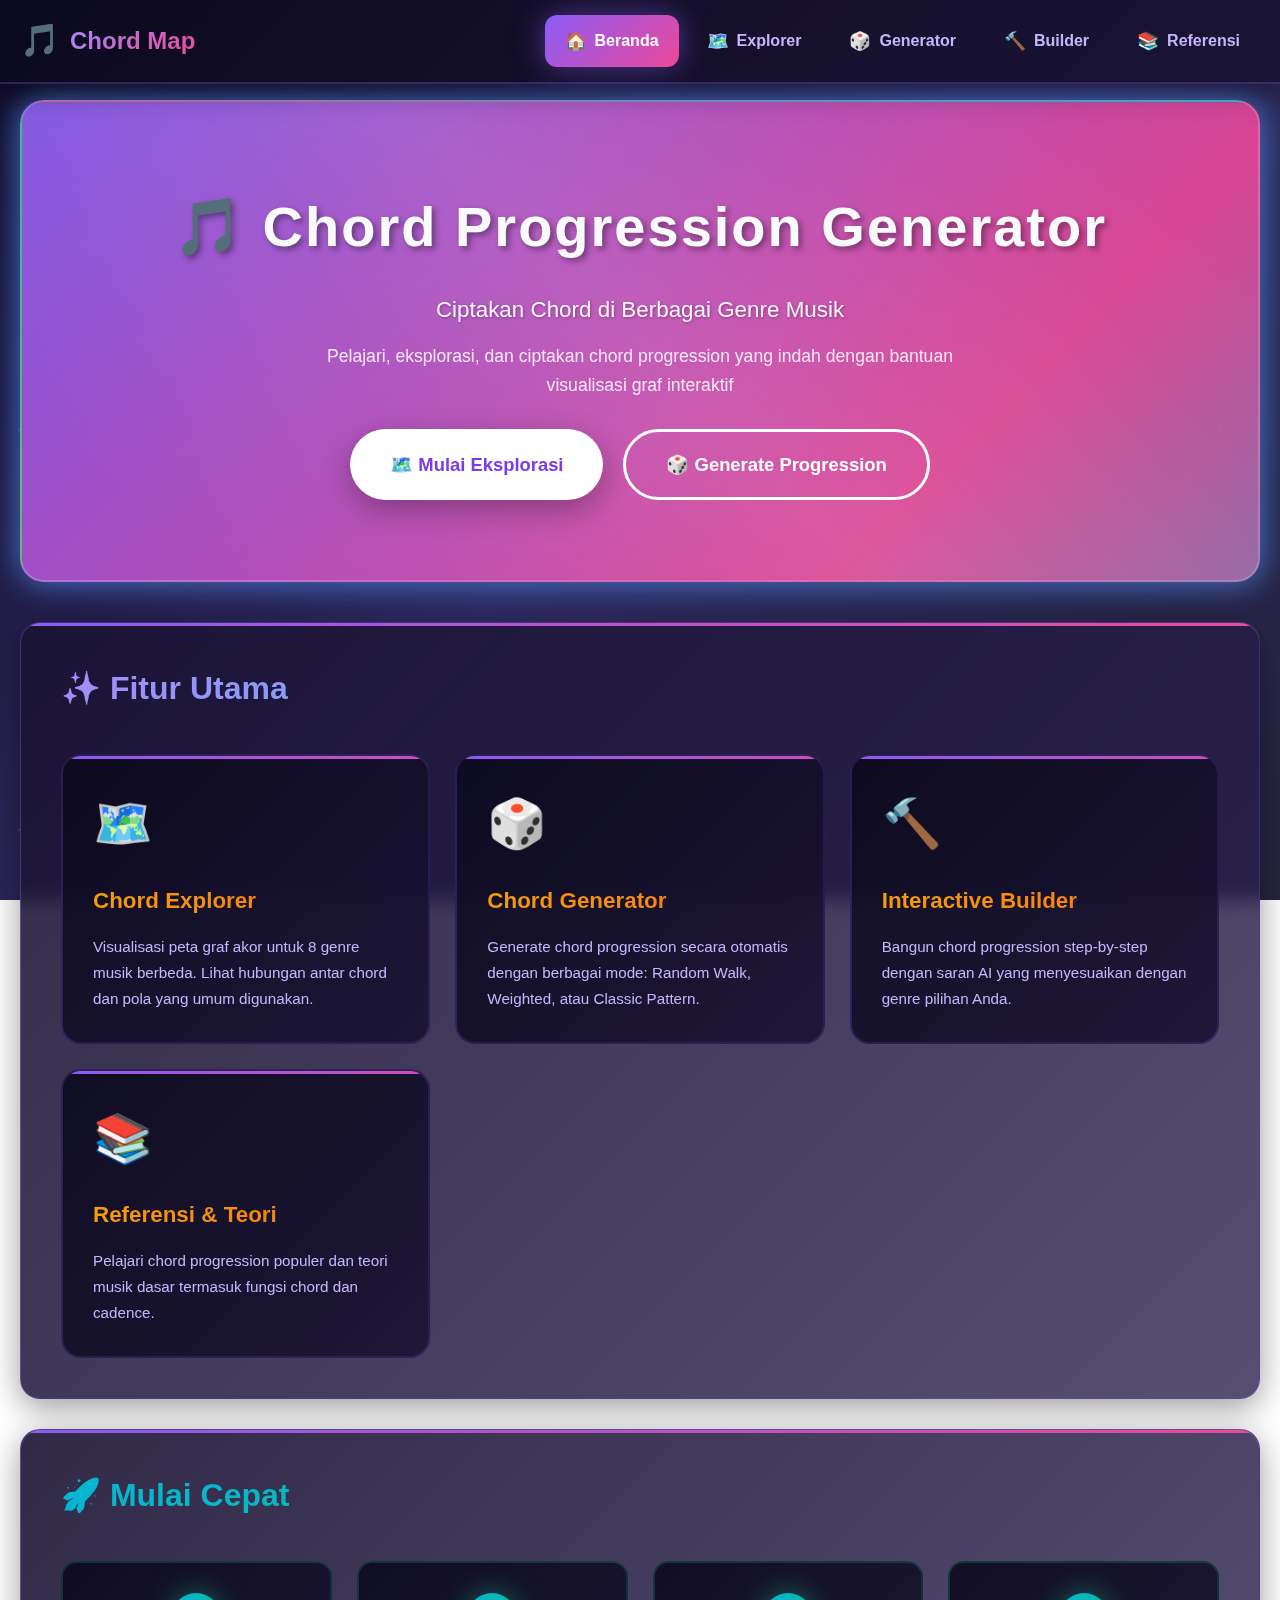
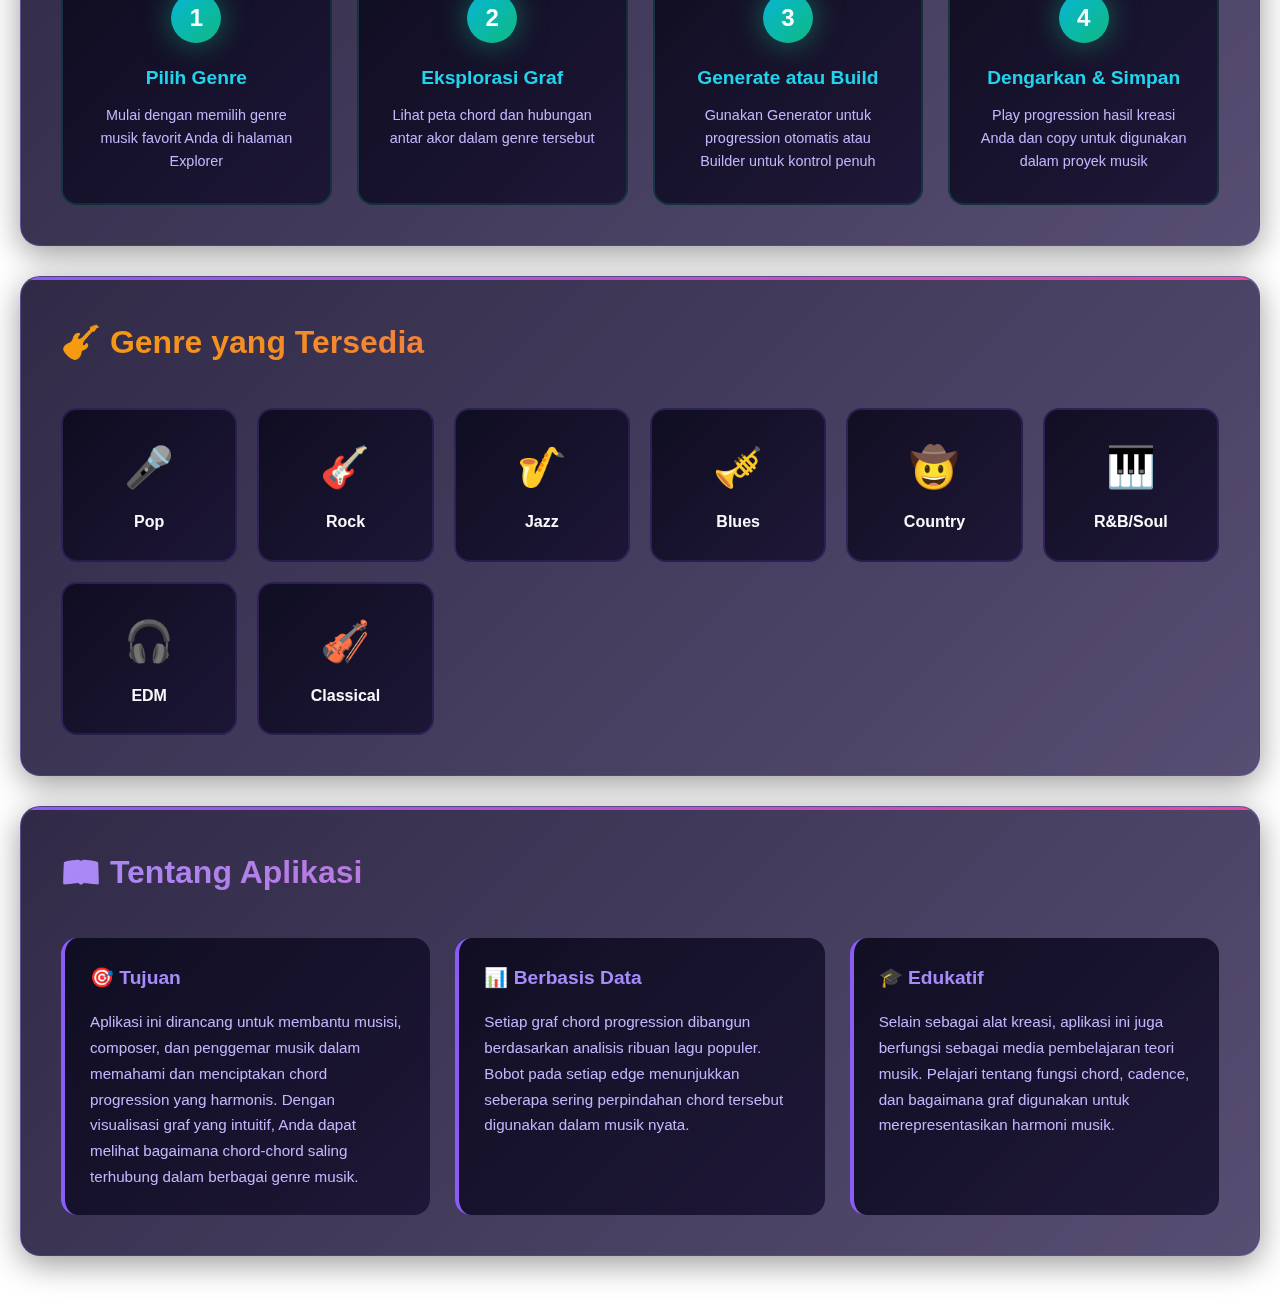
<file: index.html>
<!DOCTYPE html>
<html lang="id">
<head>
    <meta charset="UTF-8">
    <meta name="viewport" content="width=device-width, initial-scale=1.0">
    <title>Chord Map</title>
    <link rel="stylesheet" href="styles.css">
</head>
<body>
    <!-- Navigation -->
    <nav class="main-nav">
        <div class="nav-container">
            <a href="index.html" class="nav-logo">
                <span class="logo-icon">🎵</span>
                <span class="logo-text">Chord Map</span>
            </a>
            <button class="nav-toggle" id="navToggle" aria-label="Toggle menu">
                <span></span>
                <span></span>
                <span></span>
            </button>
            <ul class="nav-menu" id="navMenu">
                <li><a href="index.html" class="nav-link active"><span class="nav-icon">🏠</span> Beranda</a></li>
                <li><a href="page/explorer.html" class="nav-link"><span class="nav-icon">🗺️</span> Explorer</a></li>
                <li><a href="page/generator.html" class="nav-link"><span class="nav-icon">🎲</span> Generator</a></li>
                <li><a href="page/builder.html" class="nav-link"><span class="nav-icon">🔨</span> Builder</a></li>
                <li><a href="page/reference.html" class="nav-link"><span class="nav-icon">📚</span> Referensi</a></li>
            </ul>
        </div>
    </nav>

    <div class="container">
        <!-- Hero Section -->
        <header class="hero-section">
            <div class="hero-content">
                <h1 class="hero-title">🎵 Chord Progression Generator</h1>
                <p class="hero-subtitle">Ciptakan Chord di Berbagai Genre Musik</p>
                <p class="hero-description">Pelajari, eksplorasi, dan ciptakan chord progression yang indah dengan bantuan visualisasi graf interaktif</p>
                <div class="hero-buttons">
                    <a href="page/explorer.html" class="hero-btn primary">🗺️ Mulai Eksplorasi</a>
                    <a href="page/generator.html" class="hero-btn secondary">🎲 Generate Progression</a>
                </div>
            </div>
        </header>

        <main>
            <!-- Features Section -->
            <section class="features-section">
                <h2>✨ Fitur Utama</h2>
                <div class="features-grid">
                    <a href="page/explorer.html" class="feature-card">
                        <div class="feature-icon">🗺️</div>
                        <h3>Chord Explorer</h3>
                        <p>Visualisasi peta graf akor untuk 8 genre musik berbeda. Lihat hubungan antar chord dan pola yang umum digunakan.</p>
                    </a>
                    <a href="page/generator.html" class="feature-card">
                        <div class="feature-icon">🎲</div>
                        <h3>Chord Generator</h3>
                        <p>Generate chord progression secara otomatis dengan berbagai mode: Random Walk, Weighted, atau Classic Pattern.</p>
                    </a>
                    <a href="page/builder.html" class="feature-card">
                        <div class="feature-icon">🔨</div>
                        <h3>Interactive Builder</h3>
                        <p>Bangun chord progression step-by-step dengan saran AI yang menyesuaikan dengan genre pilihan Anda.</p>
                    </a>
                    <!-- <a href="page/player.html" class="feature-card">
                        <div class="feature-icon">🎹</div>
                        <h3>Chord Player</h3>
                        <p>Mainkan dan dengarkan chord secara interaktif. Atur volume dan tempo sesuai keinginan.</p>
                    </a> -->
                    <a href="page/reference.html" class="feature-card">
                        <div class="feature-icon">📚</div>
                        <h3>Referensi & Teori</h3>
                        <p>Pelajari chord progression populer dan teori musik dasar termasuk fungsi chord dan cadence.</p>
                    </a>
                </div>
            </section>

            <!-- Quick Start Section -->
            <section class="quickstart-section">
                <h2>🚀 Mulai Cepat</h2>
                <div class="quickstart-steps">
                    <div class="step-card">
                        <div class="step-number">1</div>
                        <h3>Pilih Genre</h3>
                        <p>Mulai dengan memilih genre musik favorit Anda di halaman Explorer</p>
                    </div>
                    <div class="step-card">
                        <div class="step-number">2</div>
                        <h3>Eksplorasi Graf</h3>
                        <p>Lihat peta chord dan hubungan antar akor dalam genre tersebut</p>
                    </div>
                    <div class="step-card">
                        <div class="step-number">3</div>
                        <h3>Generate atau Build</h3>
                        <p>Gunakan Generator untuk progression otomatis atau Builder untuk kontrol penuh</p>
                    </div>
                    <div class="step-card">
                        <div class="step-number">4</div>
                        <h3>Dengarkan & Simpan</h3>
                        <p>Play progression hasil kreasi Anda dan copy untuk digunakan dalam proyek musik</p>
                    </div>
                </div>
            </section>

            <!-- Genre Showcase -->
            <section class="genre-showcase">
                <h2>🎸 Genre yang Tersedia</h2>
                <div class="genre-grid">
                    <a href="page/explorer.html" class="genre-card" data-genre="pop">
                        <span class="genre-emoji">🎤</span>
                        <span class="genre-name">Pop</span>
                    </a>
                    <a href="page/explorer.html" class="genre-card" data-genre="rock">
                        <span class="genre-emoji">🎸</span>
                        <span class="genre-name">Rock</span>
                    </a>
                    <a href="page/explorer.html" class="genre-card" data-genre="jazz">
                        <span class="genre-emoji">🎷</span>
                        <span class="genre-name">Jazz</span>
                    </a>
                    <a href="page/explorer.html" class="genre-card" data-genre="blues">
                        <span class="genre-emoji">🎺</span>
                        <span class="genre-name">Blues</span>
                    </a>
                    <a href="page/explorer.html" class="genre-card" data-genre="country">
                        <span class="genre-emoji">🤠</span>
                        <span class="genre-name">Country</span>
                    </a>
                    <a href="page/explorer.html" class="genre-card" data-genre="rnb">
                        <span class="genre-emoji">🎹</span>
                        <span class="genre-name">R&B/Soul</span>
                    </a>
                    <a href="page/explorer.html" class="genre-card" data-genre="edm">
                        <span class="genre-emoji">🎧</span>
                        <span class="genre-name">EDM</span>
                    </a>
                    <a href="page/explorer.html" class="genre-card" data-genre="classical">
                        <span class="genre-emoji">🎻</span>
                        <span class="genre-name">Classical</span>
                    </a>
                </div>
            </section>

            <!-- About Section -->
            <section class="about-section">
                <h2>📖 Tentang Aplikasi</h2>
                <div class="about-content">
                    <div class="about-card">
                        <h3>🎯 Tujuan</h3>
                        <p>Aplikasi ini dirancang untuk membantu musisi, composer, dan penggemar musik dalam memahami dan menciptakan chord progression yang harmonis. Dengan visualisasi graf yang intuitif, Anda dapat melihat bagaimana chord-chord saling terhubung dalam berbagai genre musik.</p>
                    </div>
                    <div class="about-card">
                        <h3>📊 Berbasis Data</h3>
                        <p>Setiap graf chord progression dibangun berdasarkan analisis ribuan lagu populer. Bobot pada setiap edge menunjukkan seberapa sering perpindahan chord tersebut digunakan dalam musik nyata.</p>
                    </div>
                    <div class="about-card">
                        <h3>🎓 Edukatif</h3>
                        <p>Selain sebagai alat kreasi, aplikasi ini juga berfungsi sebagai media pembelajaran teori musik. Pelajari tentang fungsi chord, cadence, dan bagaimana graf digunakan untuk merepresentasikan harmoni musik.</p>
                    </div>
                </div>
            </section>
        </main>

    </div>

    <script>
        // Navigation toggle for mobile
        document.addEventListener('DOMContentLoaded', function() {
            const navToggle = document.getElementById('navToggle');
            const navMenu = document.getElementById('navMenu');
            
            if (navToggle && navMenu) {
                navToggle.addEventListener('click', function() {
                    navMenu.classList.toggle('active');
                    navToggle.classList.toggle('active');
                });
            }
        });
    </script>
</body>
</html>
</file>
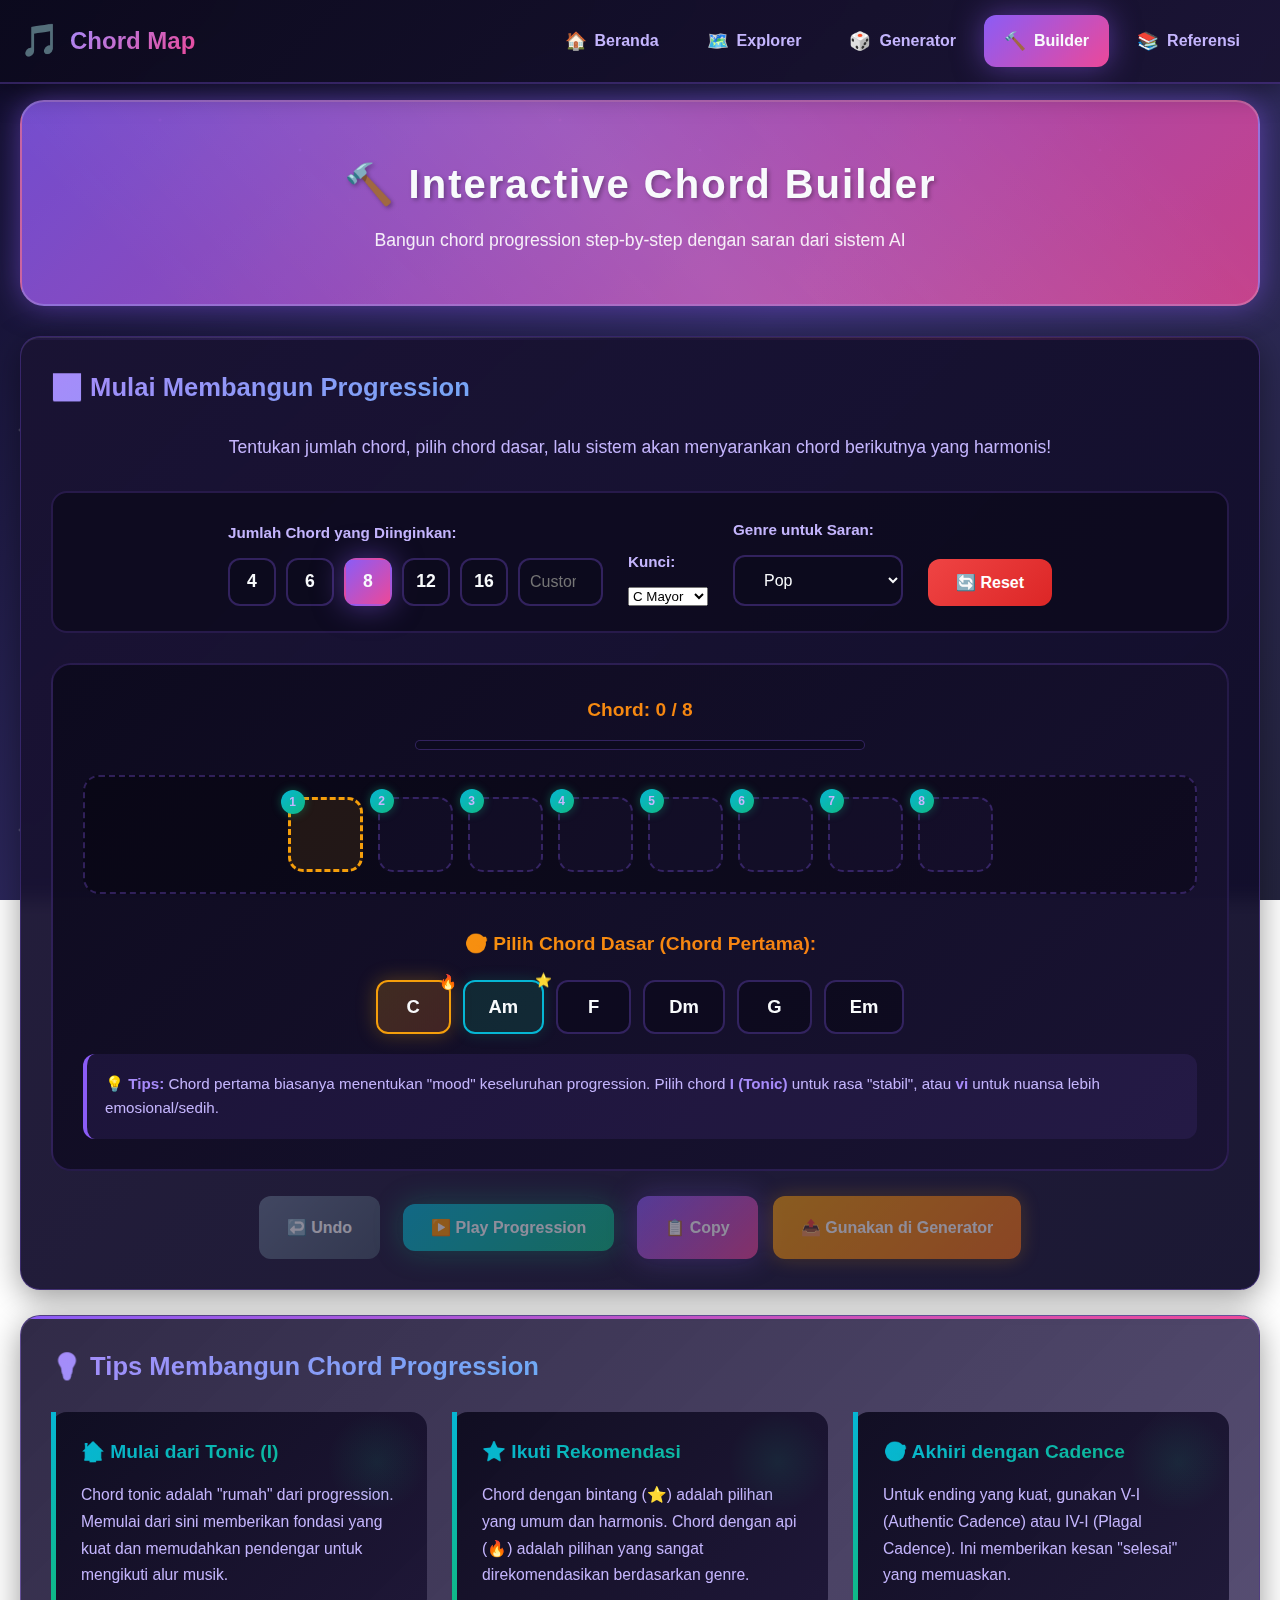
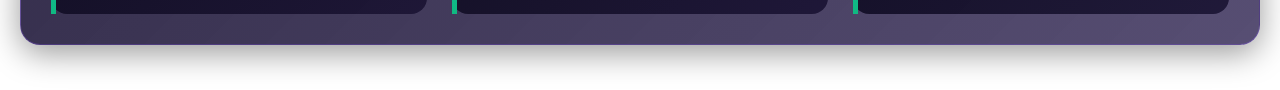
<file: page/builder.html>
<!DOCTYPE html>
<html lang="id">
<head>
    <meta charset="UTF-8">
    <meta name="viewport" content="width=device-width, initial-scale=1.0">
    <title>Chord Builder - Peta Perkembangan Akor</title>
    <link rel="stylesheet" href="../styles.css">
</head>
<body>
   <!-- Navigation -->
    <nav class="main-nav">
        <div class="nav-container">
            <a href="../index.html" class="nav-logo">
                <span class="logo-icon">🎵</span>
                <span class="logo-text">Chord Map</span>
            </a>
            <button class="nav-toggle" id="navToggle" aria-label="Toggle menu">
                <span></span>
                <span></span>
                <span></span>
            </button>
            <ul class="nav-menu" id="navMenu">
                <li><a href="../index.html" class="nav-link"><span class="nav-icon">🏠</span> Beranda</a></li>
                <li><a href="explorer.html" class="nav-link"><span class="nav-icon">🗺️</span> Explorer</a></li>
                <li><a href="generator.html" class="nav-link"><span class="nav-icon">🎲</span> Generator</a></li>
                <li><a href="builder.html" class="nav-link active"><span class="nav-icon">🔨</span> Builder</a></li>
                <li><a href="reference.html" class="nav-link"><span class="nav-icon">📚</span> Referensi</a></li>
            </ul>
        </div>
    </nav>

    <div class="container">
        <!-- Page Header -->
        <header class="page-header">
            <h1>🔨 Interactive Chord Builder</h1>
            <p class="page-description">Bangun chord progression step-by-step dengan saran dari sistem AI</p>
        </header>

        <main>
            <!-- Interactive Chord Builder -->
            <section class="builder-section">
                <h2>🎹 Mulai Membangun Progression</h2>
                <p class="builder-instruction">Tentukan jumlah chord, pilih chord dasar, lalu sistem akan menyarankan chord berikutnya yang harmonis!</p>
                
                <div class="builder-setup">
                    <div class="setup-group">
                        <label>Jumlah Chord yang Diinginkan:</label>
                        <div class="chord-count-selector">
                            <button class="count-btn" data-count="4">4</button>
                            <button class="count-btn" data-count="6">6</button>
                            <button class="count-btn active" data-count="8">8</button>
                            <button class="count-btn" data-count="12">12</button>
                            <button class="count-btn" data-count="16">16</button>
                            <input type="number" id="customChordCount" min="2" max="32" placeholder="Custom" title="Jumlah custom">
                        </div>
                    </div>
                    <div class="setup-group">
                        <label for="builderKeySelect">Kunci:</label>
                        <select id="builderKeySelect" title="Pilih kunci dasar">
                            <option value="C">C Mayor</option>
                            <option value="G">G Mayor</option>
                            <option value="D">D Mayor</option>
                            <option value="A">A Mayor</option>
                            <option value="E">E Mayor</option>
                            <option value="F">F Mayor</option>
                            <option value="Bb">Bb Mayor</option>
                            <option value="Am">A Minor</option>
                            <option value="Em">E Minor</option>
                            <option value="Dm">D Minor</option>
                        </select>
                    </div>
                    <div class="setup-group">
                        <label for="builderGenreSelect">Genre untuk Saran:</label>
                        <select id="builderGenreSelect" title="Pilih genre musik untuk saran chord">
                            <option value="pop">Pop</option>
                            <option value="rock">Rock</option>
                            <option value="jazz">Jazz</option>
                            <option value="blues">Blues</option>
                            <option value="country">Country</option>
                            <option value="rnb">R&B/Soul</option>
                            <option value="edm">EDM</option>
                            <option value="classical">Classical</option>
                        </select>
                    </div>
                    <button id="resetBuilderBtn" class="reset-btn">🔄 Reset</button>
                </div>

                <div class="builder-workspace">
                    <div class="progress-indicator">
                        <span id="progressText">Chord: 0 / 8</span>
                        <div class="progress-bar">
                            <div id="progressFill" class="progress-fill"></div>
                        </div>
                    </div>

                    <div class="built-progression" id="builtProgression">
                        <!-- Chord slots will be generated here -->
                    </div>

                    <div class="chord-selection-area">
                        <h4 id="selectionTitle">🎯 Pilih Chord Dasar (Chord Pertama):</h4>
                        <div class="chord-suggestions" id="chordSuggestions">
                            <!-- Chord options will be generated here -->
                        </div>
                        <div class="suggestion-info" id="suggestionInfo">
                            <!-- Info about suggestions -->
                        </div>
                    </div>
                </div>

                <div class="builder-actions">
                    <button id="undoBuilderBtn" class="action-btn undo-btn" disabled>↩️ Undo</button>
                    <button id="playBuiltProgressionBtn" class="action-btn play-btn" disabled>▶️ Play Progression</button>
                    <button id="copyBuiltProgressionBtn" class="action-btn copy-btn" disabled>📋 Copy</button>
                    <button id="useInGeneratorBtn" class="action-btn use-btn" disabled>📤 Gunakan di Generator</button>
                </div>
            </section>

            <!-- Tips Section -->
            <section class="theory-section">
                <h2>💡 Tips Membangun Chord Progression</h2>
                <div class="theory-content">
                    <div class="theory-card">
                        <h3>🏠 Mulai dari Tonic (I)</h3>
                        <p>Chord tonic adalah "rumah" dari progression. Memulai dari sini memberikan fondasi yang kuat dan memudahkan pendengar untuk mengikuti alur musik.</p>
                    </div>
                    <div class="theory-card">
                        <h3>⭐ Ikuti Rekomendasi</h3>
                        <p>Chord dengan bintang (⭐) adalah pilihan yang umum dan harmonis. Chord dengan api (🔥) adalah pilihan yang sangat direkomendasikan berdasarkan genre.</p>
                    </div>
                    <div class="theory-card">
                        <h3>🎯 Akhiri dengan Cadence</h3>
                        <p>Untuk ending yang kuat, gunakan V-I (Authentic Cadence) atau IV-I (Plagal Cadence). Ini memberikan kesan "selesai" yang memuaskan.</p>
                    </div>
                </div>
            </section>
        </main>
    </div>

    <script src="../js/chordData.js"></script>
    <script src="../js/audioEngine.js"></script>
    <script src="../js/graphRenderer.js"></script>
    <script src="../js/app.js"></script>
</body>
</html>
</file>
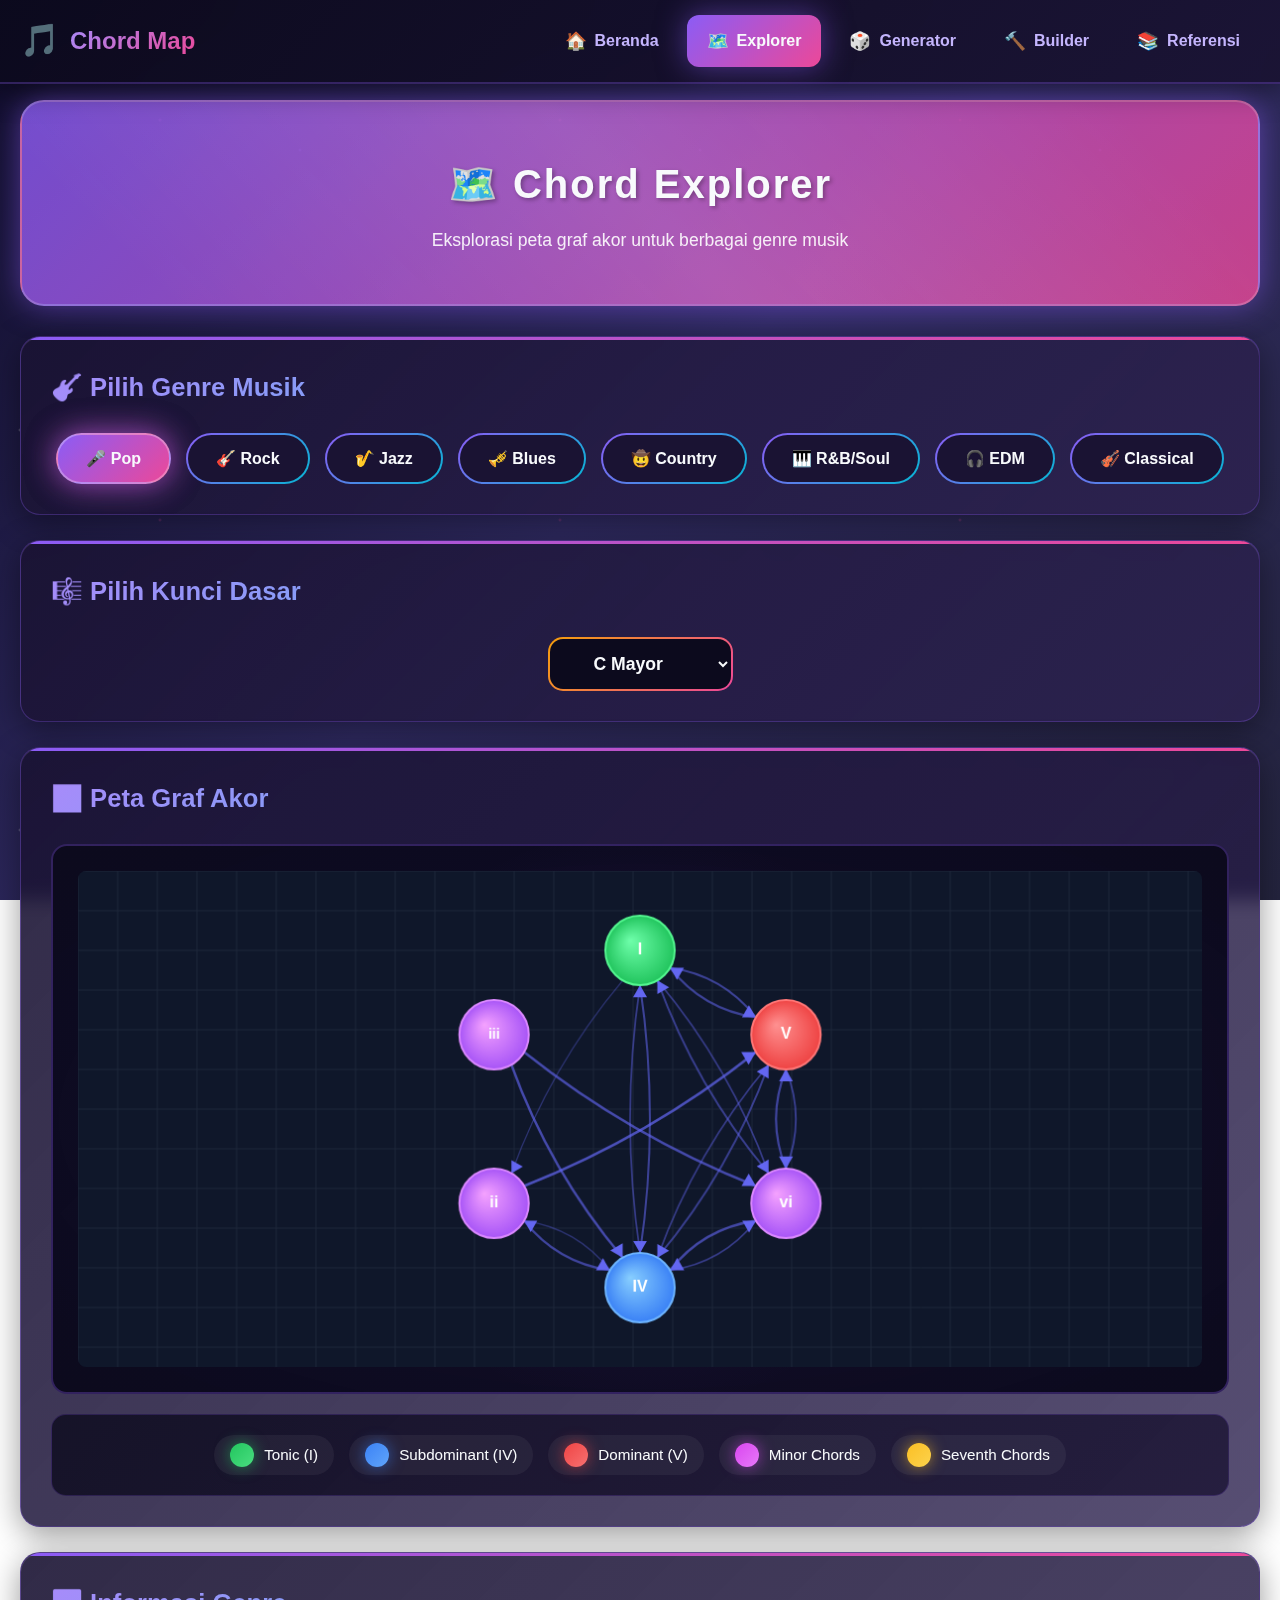
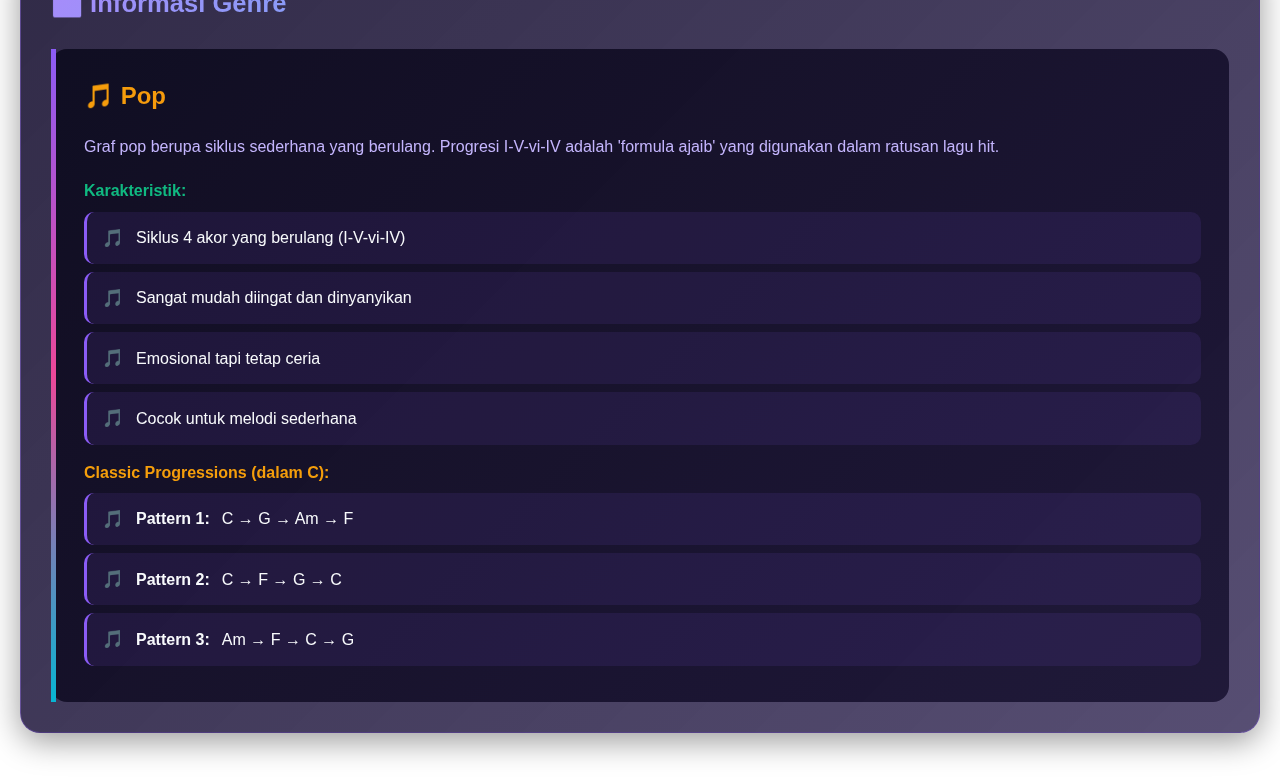
<file: page/explorer.html>
<!DOCTYPE html>
<html lang="id">
<head>
    <meta charset="UTF-8">
    <meta name="viewport" content="width=device-width, initial-scale=1.0">
    <title>Chord Explorer - Peta Perkembangan Akor</title>
    <link rel="stylesheet" href="../styles.css">
</head>
<body>
    <!-- Navigation -->
    <nav class="main-nav">
        <div class="nav-container">
            <a href="../index.html" class="nav-logo">
                <span class="logo-icon">🎵</span>
                <span class="logo-text">Chord Map</span>
            </a>
            <button class="nav-toggle" id="navToggle" aria-label="Toggle menu">
                <span></span>
                <span></span>
                <span></span>
            </button>
            <ul class="nav-menu" id="navMenu">
                <li><a href="../index.html" class="nav-link"><span class="nav-icon">🏠</span> Beranda</a></li>
                <li><a href="explorer.html" class="nav-link active"><span class="nav-icon">🗺️</span> Explorer</a></li>
                <li><a href="generator.html" class="nav-link"><span class="nav-icon">🎲</span> Generator</a></li>
                <li><a href="builder.html" class="nav-link"><span class="nav-icon">🔨</span> Builder</a></li>
                <li><a href="reference.html" class="nav-link"><span class="nav-icon">📚</span> Referensi</a></li>
            </ul>
        </div>
    </nav>

    <div class="container">
        <!-- Page Header -->
        <header class="page-header">
            <h1>🗺️ Chord Explorer</h1>
            <p class="page-description">Eksplorasi peta graf akor untuk berbagai genre musik</p>
        </header>

        <main>
            <!-- Genre Selection -->
            <section class="genre-section">
                <h2>🎸 Pilih Genre Musik</h2>
                <div class="genre-buttons">
                    <button class="genre-btn active" data-genre="pop">🎤 Pop</button>
                    <button class="genre-btn" data-genre="rock">🎸 Rock</button>
                    <button class="genre-btn" data-genre="jazz">🎷 Jazz</button>
                    <button class="genre-btn" data-genre="blues">🎺 Blues</button>
                    <button class="genre-btn" data-genre="country">🤠 Country</button>
                    <button class="genre-btn" data-genre="rnb">🎹 R&B/Soul</button>
                    <button class="genre-btn" data-genre="edm">🎧 EDM</button>
                    <button class="genre-btn" data-genre="classical">🎻 Classical</button>
                </div>
            </section>

            <!-- Key Selection -->
            <section class="key-section">
                <h2>🎼 Pilih Kunci Dasar</h2>
                <div class="key-selector">
                    <select id="keySelect" title="Pilih kunci dasar">
                        <option value="C">C Mayor</option>
                        <option value="G">G Mayor</option>
                        <option value="D">D Mayor</option>
                        <option value="A">A Mayor</option>
                        <option value="E">E Mayor</option>
                        <option value="F">F Mayor</option>
                        <option value="Bb">Bb Mayor</option>
                        <option value="Am">A Minor</option>
                        <option value="Em">E Minor</option>
                        <option value="Dm">D Minor</option>
                    </select>
                </div>
            </section>

            <!-- Graph Visualization -->
            <section class="graph-section">
                <h2>📊 Peta Graf Akor</h2>
                <div class="graph-container">
                    <canvas id="chordGraph"></canvas>
                </div>
                <div class="graph-legend">
                    <div class="legend-item">
                        <span class="legend-color tonic"></span> Tonic (I)
                    </div>
                    <div class="legend-item">
                        <span class="legend-color subdominant"></span> Subdominant (IV)
                    </div>
                    <div class="legend-item">
                        <span class="legend-color dominant"></span> Dominant (V)
                    </div>
                    <div class="legend-item">
                        <span class="legend-color minor"></span> Minor Chords
                    </div>
                    <div class="legend-item">
                        <span class="legend-color seventh"></span> Seventh Chords
                    </div>
                </div>
            </section>

            <!-- Genre Info -->
            <section class="info-section">
                <h2>ℹ️ Informasi Genre</h2>
                <div id="genreInfo" class="genre-info">
                    <!-- Diisi oleh JavaScript -->
                </div>
            </section>
        </main>
    </div>

    <script src="../js/chordData.js"></script>
    <script src="../js/audioEngine.js"></script>
    <script src="../js/graphRenderer.js"></script>
    <script src="../js/app.js"></script>
</body>
</html>
</file>
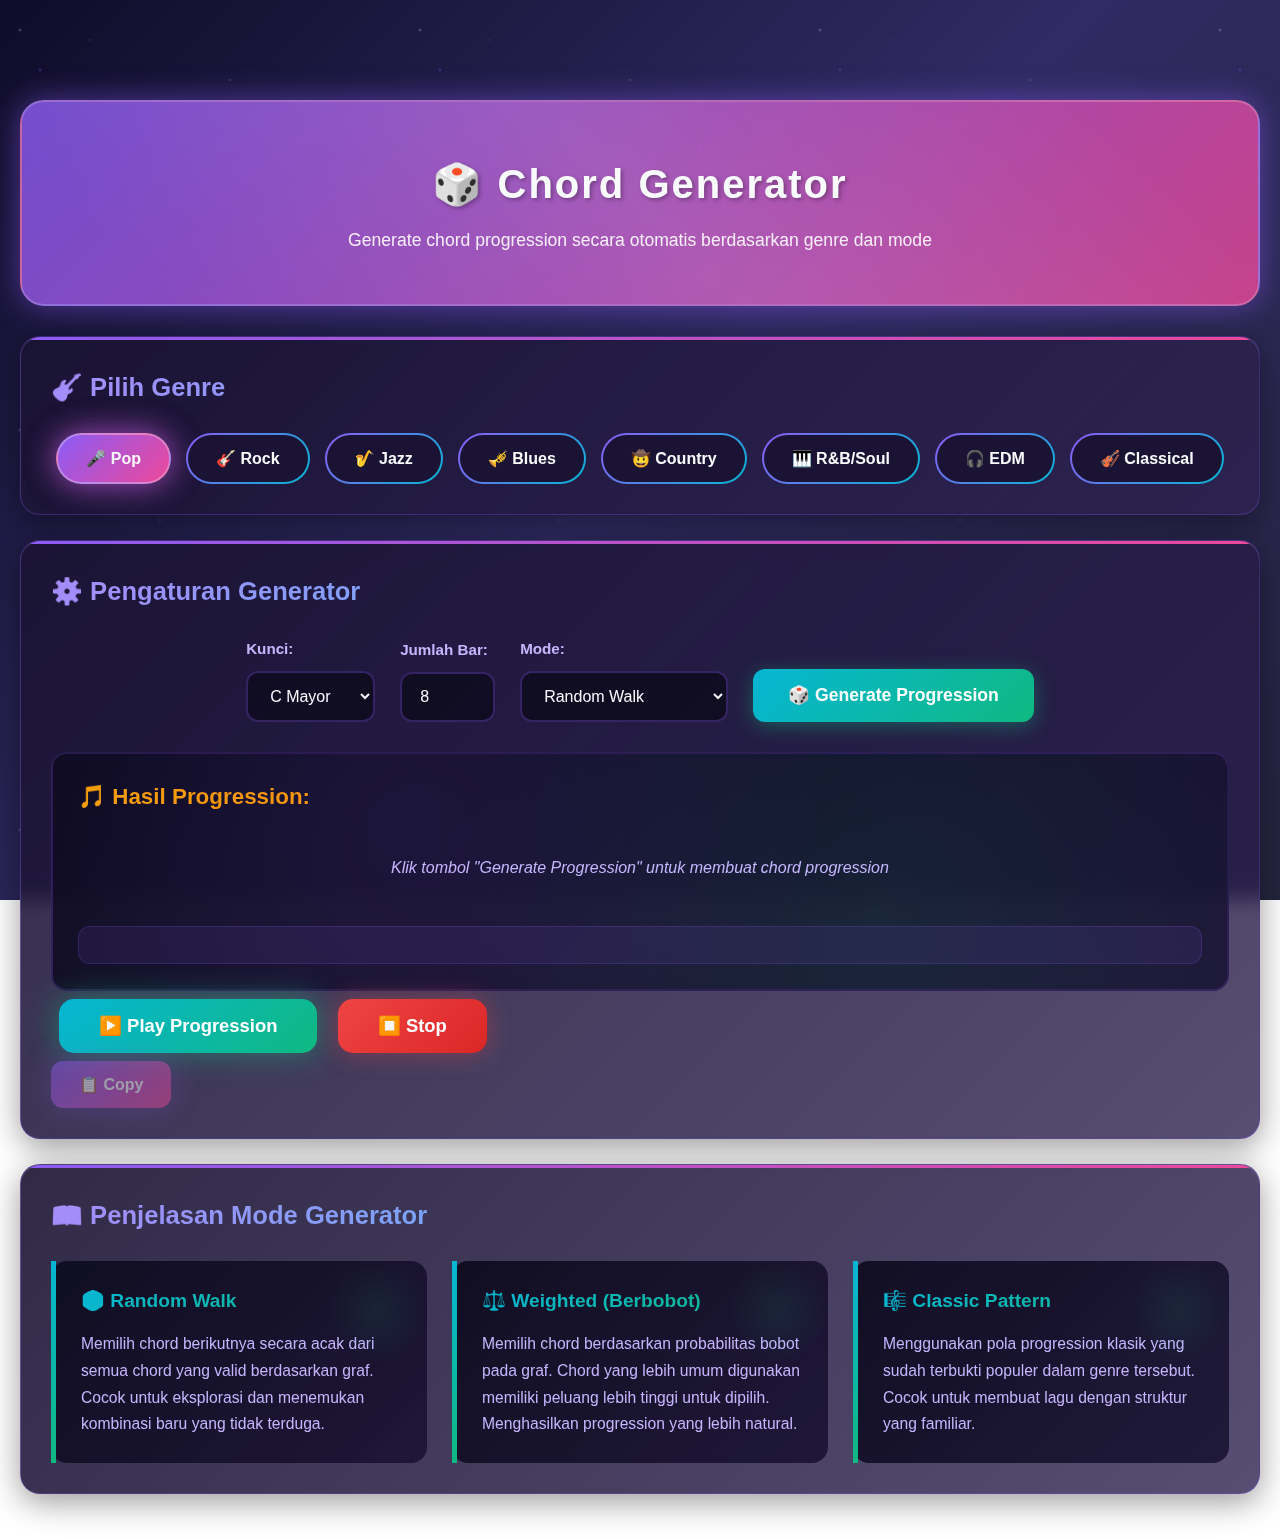
<file: page/generator.html>
<!DOCTYPE html>
<html lang="id">
<head>
    <meta charset="UTF-8">
    <meta name="viewport" content="width=device-width, initial-scale=1.0">
    <title>Chord Generator - Peta Perkembangan Akor</title>
    <link rel="stylesheet" href="../styles.css">
</head>
<body>
   <?php include '../nav.php'; ?>

    <div class="container">
        <!-- Page Header -->
        <header class="page-header">
            <h1>🎲 Chord Generator</h1>
            <p class="page-description">Generate chord progression secara otomatis berdasarkan genre dan mode</p>
        </header>

        <main>
            <!-- Genre Selection for Generator -->
            <section class="genre-section">
                <h2>🎸 Pilih Genre</h2>
                <div class="genre-buttons">
                    <button class="genre-btn active" data-genre="pop">🎤 Pop</button>
                    <button class="genre-btn" data-genre="rock">🎸 Rock</button>
                    <button class="genre-btn" data-genre="jazz">🎷 Jazz</button>
                    <button class="genre-btn" data-genre="blues">🎺 Blues</button>
                    <button class="genre-btn" data-genre="country">🤠 Country</button>
                    <button class="genre-btn" data-genre="rnb">🎹 R&B/Soul</button>
                    <button class="genre-btn" data-genre="edm">🎧 EDM</button>
                    <button class="genre-btn" data-genre="classical">🎻 Classical</button>
                </div>
            </section>

            <!-- Generator Controls -->
            <section class="generator-section">
                <h2>⚙️ Pengaturan Generator</h2>
                <div class="generator-controls">
                    <div class="control-group">
                        <label for="keySelectGen">Kunci:</label>
                        <select id="keySelectGen" title="Pilih kunci dasar">
                            <option value="C">C Mayor</option>
                            <option value="G">G Mayor</option>
                            <option value="D">D Mayor</option>
                            <option value="A">A Mayor</option>
                            <option value="E">E Mayor</option>
                            <option value="F">F Mayor</option>
                            <option value="Bb">Bb Mayor</option>
                            <option value="Am">A Minor</option>
                            <option value="Em">E Minor</option>
                            <option value="Dm">D Minor</option>
                        </select>
                    </div>
                    <div class="control-group">
                        <label for="barCount">Jumlah Bar:</label>
                        <input type="number" id="barCount" min="4" max="32" value="8">
                    </div>
                    <div class="control-group">
                        <label for="generatorMode">Mode:</label>
                        <select id="generatorMode" title="Pilih mode generator">
                            <option value="random">Random Walk</option>
                            <option value="weighted">Weighted (Berbobot)</option>
                            <option value="classic">Classic Pattern</option>
                        </select>
                    </div>
                    <button id="generateBtn" class="generate-btn">🎲 Generate Progression</button>
                </div>

                <div class="generated-progression">
                    <h3>🎵 Hasil Progression:</h3>
                    <div id="progressionResult" class="progression-display">
                        <p class="placeholder-text">Klik tombol "Generate Progression" untuk membuat chord progression</p>
                    </div>
                    <div id="progressionAnalysis" class="progression-analysis">
                        <!-- Analisis akan muncul di sini -->
                    </div>
                </div>

                <div class="generator-actions">
                    <button id="playProgressionBtn" class="play-btn" disabled>▶️ Play Progression</button>
                    <button id="stopBtn" class="stop-btn" disabled>⏹️ Stop</button>
                    <button id="copyProgressionBtn" class="action-btn copy-btn" disabled>📋 Copy</button>
                </div>
            </section>

            <!-- Mode Explanation -->
            <section class="theory-section">
                <h2>📖 Penjelasan Mode Generator</h2>
                <div class="theory-content">
                    <div class="theory-card">
                        <h3>🎲 Random Walk</h3>
                        <p>Memilih chord berikutnya secara acak dari semua chord yang valid berdasarkan graf. Cocok untuk eksplorasi dan menemukan kombinasi baru yang tidak terduga.</p>
                    </div>
                    <div class="theory-card">
                        <h3>⚖️ Weighted (Berbobot)</h3>
                        <p>Memilih chord berdasarkan probabilitas bobot pada graf. Chord yang lebih umum digunakan memiliki peluang lebih tinggi untuk dipilih. Menghasilkan progression yang lebih natural.</p>
                    </div>
                    <div class="theory-card">
                        <h3>🎼 Classic Pattern</h3>
                        <p>Menggunakan pola progression klasik yang sudah terbukti populer dalam genre tersebut. Cocok untuk membuat lagu dengan struktur yang familiar.</p>
                    </div>
                </div>
            </section>
        </main>
    </div>

    <script src="../js/chordData.js"></script>
    <script src="../js/audioEngine.js"></script>
    <script src="../js/graphRenderer.js"></script>
    <script src="../js/app.js"></script>
</body>
</html>
</file>
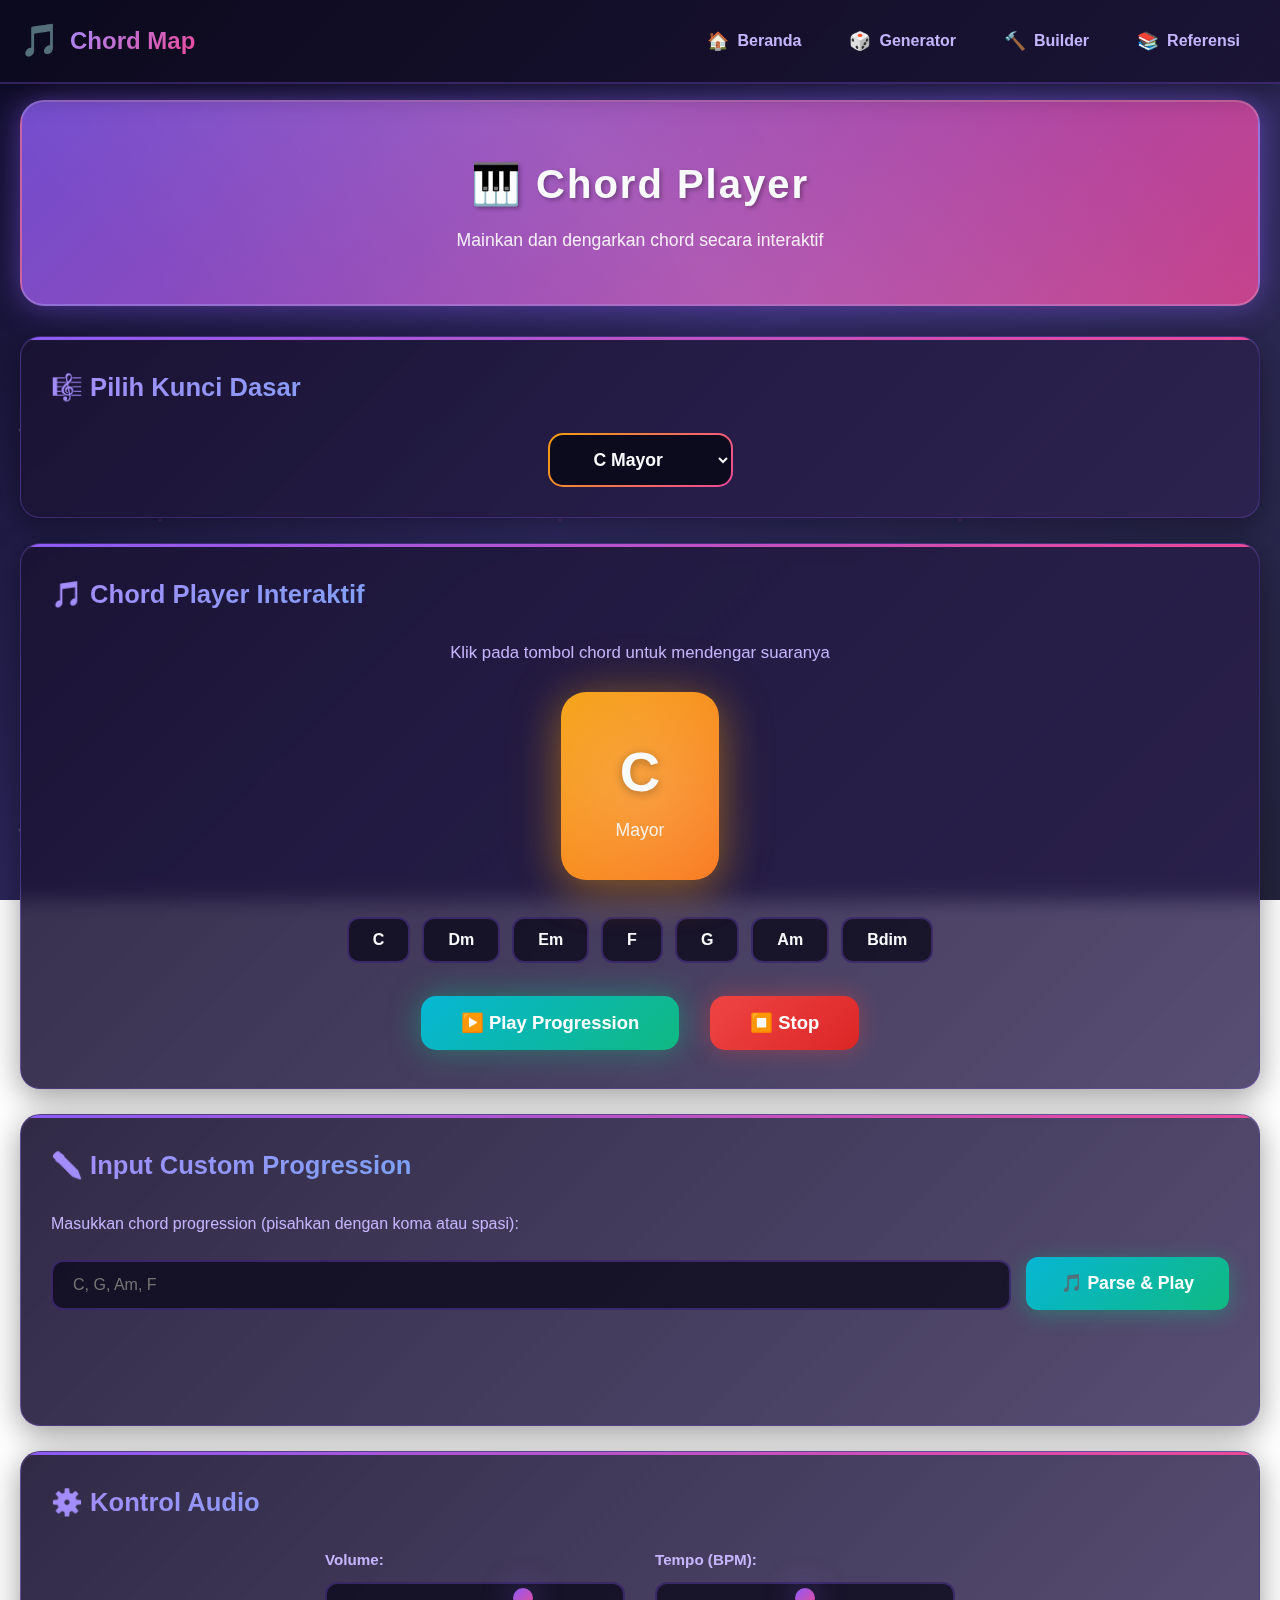
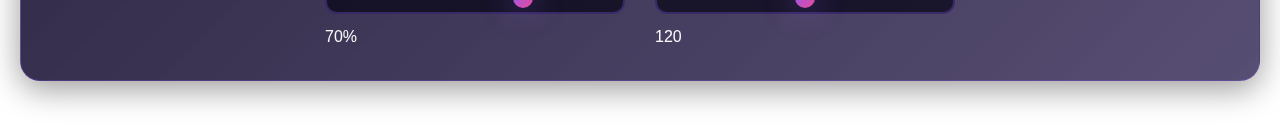
<file: page/player.html>
<!DOCTYPE html>
<html lang="id">
<head>
    <meta charset="UTF-8">
    <meta name="viewport" content="width=device-width, initial-scale=1.0">
    <title>Chord Player - Peta Perkembangan Akor</title>
    <link rel="stylesheet" href="../styles.css">
</head>
<body>
    <!-- Navigation -->
    <nav class="main-nav">
        <div class="nav-container">
            <a href="../index.html" class="nav-logo">
                <span class="logo-icon">🎵</span>
                <span class="logo-text">Chord Map</span>
            </a>
            <button class="nav-toggle" id="navToggle" aria-label="Toggle menu">
                <span></span>
                <span></span>
                <span></span>
            </button>
            <ul class="nav-menu" id="navMenu">
                <li><a href="../index.html" class="nav-link"><span class="nav-icon">🏠</span> Beranda</a></li>
                <!-- <li><a href="explorer.html" class="nav-link"><span class="nav-icon">🗺️</span> Explorer</a></li> -->
                <li><a href="generator.html" class="nav-link"><span class="nav-icon">🎲</span> Generator</a></li>
                <li><a href="builder.html" class="nav-link"><span class="nav-icon">🔨</span> Builder</a></li>
                <li><a href="reference.html" class="nav-link"><span class="nav-icon">📚</span> Referensi</a></li>
            </ul>
        </div>
    </nav>

    <div class="container">
        <!-- Page Header -->
        <header class="page-header">
            <h1>🎹 Chord Player</h1>
            <p class="page-description">Mainkan dan dengarkan chord secara interaktif</p>
        </header>

        <main>
            <!-- Key Selection -->
            <section class="key-section">
                <h2>🎼 Pilih Kunci Dasar</h2>
                <div class="key-selector">
                    <select id="keySelect" title="Pilih kunci dasar">
                        <option value="C">C Mayor</option>
                        <option value="G">G Mayor</option>
                        <option value="D">D Mayor</option>
                        <option value="A">A Mayor</option>
                        <option value="E">E Mayor</option>
                        <option value="F">F Mayor</option>
                        <option value="Bb">Bb Mayor</option>
                        <option value="Am">A Minor</option>
                        <option value="Em">E Minor</option>
                        <option value="Dm">D Minor</option>
                    </select>
                </div>
            </section>

            <!-- Interactive Chord Player -->
            <section class="player-section">
                <h2>🎵 Chord Player Interaktif</h2>
                <p class="player-instruction">Klik pada tombol chord untuk mendengar suaranya</p>
                
                <div id="currentChordDisplay" class="current-chord">
                    <span class="chord-name">C</span>
                    <span class="chord-type">Mayor</span>
                </div>
                
                <div class="chord-buttons" id="chordButtons">
                    <!-- Tombol akor akan diisi JavaScript -->
                </div>
                
                <div class="player-controls">
                    <button id="playProgressionBtn" class="play-btn">▶️ Play Progression</button>
                    <button id="stopBtn" class="stop-btn">⏹️ Stop</button>
                </div>
            </section>

            <!-- Custom Progression Input -->
            <section class="custom-progression-section">
                <h2>✏️ Input Custom Progression</h2>
                <div class="custom-input-area">
                    <label for="customProgressionInput">Masukkan chord progression (pisahkan dengan koma atau spasi):</label>
                    <input type="text" id="customProgressionInput" placeholder="C, G, Am, F" class="custom-input" title="Input custom progression">
                    <button id="parseCustomBtn" class="generate-btn">🎵 Parse & Play</button>
                </div>
                <div id="parsedChords" class="progression-display">
                    <!-- Parsed chords will appear here -->
                </div>
            </section>

            <!-- Volume & Tempo Controls -->
            <section class="controls-section">
                <h2>⚙️ Kontrol Audio</h2>
                <div class="audio-controls">
                    <div class="control-group">
                        <label for="volumeSlider">Volume:</label>
                        <input type="range" id="volumeSlider" min="0" max="100" value="70" class="slider" title="Atur volume">
                        <span id="volumeValue">70%</span>
                    </div>
                    <div class="control-group">
                        <label for="tempoSlider">Tempo (BPM):</label>
                        <input type="range" id="tempoSlider" min="40" max="200" value="120" class="slider" title="Atur tempo">
                        <span id="tempoValue">120</span>
                    </div>
                </div>
            </section>
        </main>


    </div>

    <script src="../js/chordData.js"></script>
    <script src="../js/audioEngine.js"></script>
    <script src="../js/graphRenderer.js"></script>
    <script src="../js/app.js"></script>
</body>
</html>
</file>
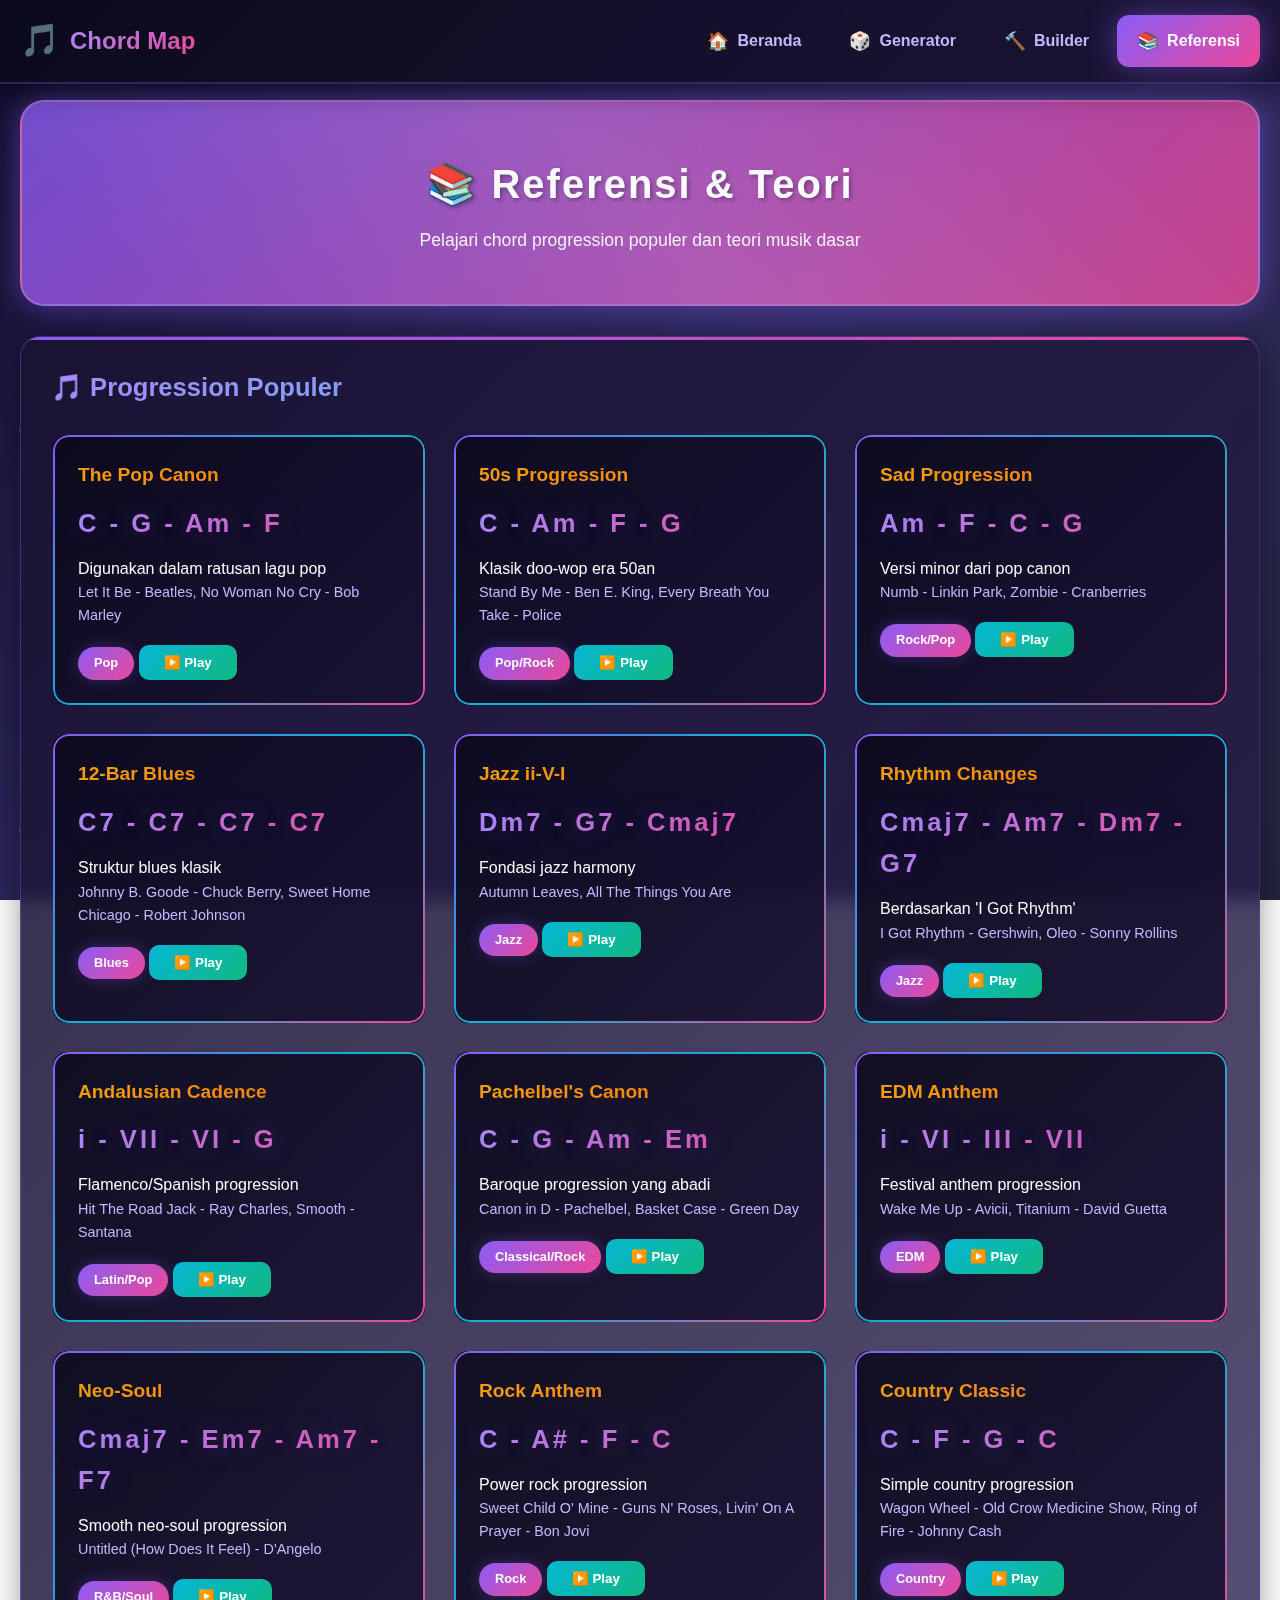
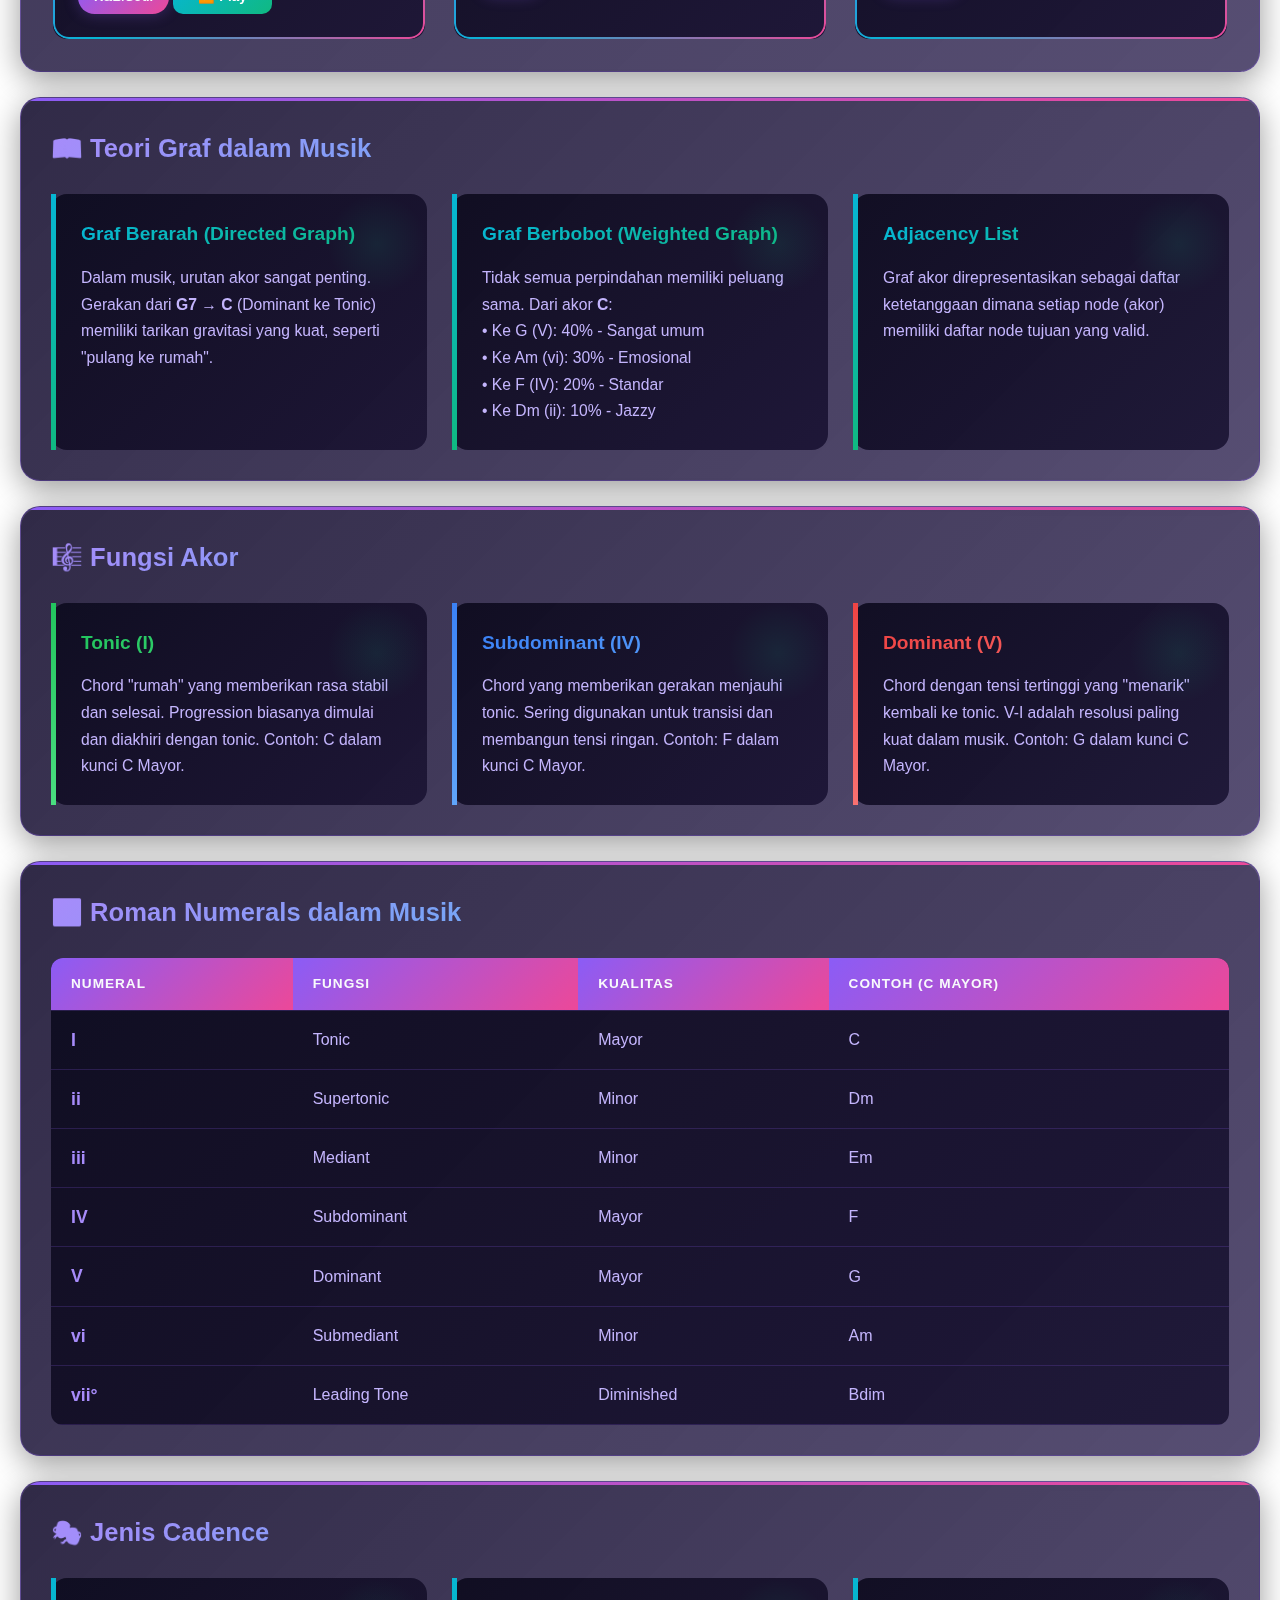
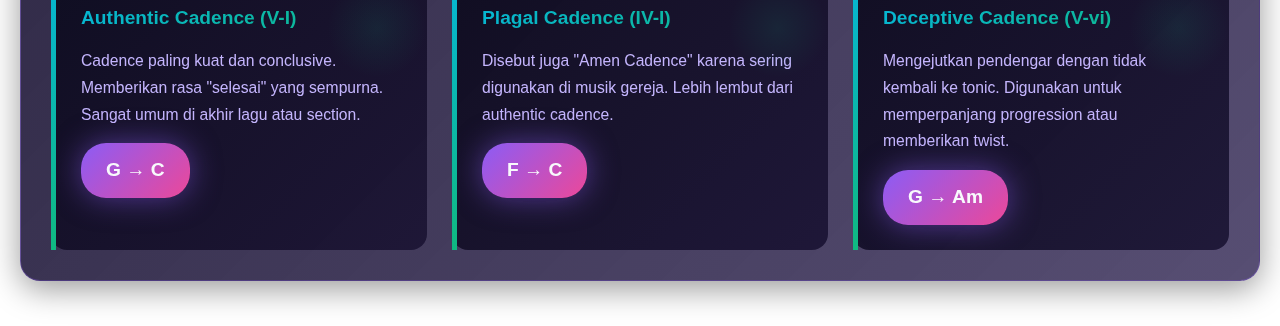
<file: page/reference.html>
<!DOCTYPE html>
<html lang="id">
<head>
    <meta charset="UTF-8">
    <meta name="viewport" content="width=device-width, initial-scale=1.0">
    <title>Referensi - Peta Perkembangan Akor</title>
    <link rel="stylesheet" href="../styles.css">
</head>
<body>
   <!-- Navigation -->
    <nav class="main-nav">
        <div class="nav-container">
            <a href="../index.html" class="nav-logo">
                <span class="logo-icon">🎵</span>
                <span class="logo-text">Chord Map</span>
            </a>
            <button class="nav-toggle" id="navToggle" aria-label="Toggle menu">
                <span></span>
                <span></span>
                <span></span>
            </button>
            <ul class="nav-menu" id="navMenu">
                <li><a href="../index.html" class="nav-link"><span class="nav-icon">🏠</span> Beranda</a></li>
                <!-- <li><a href="explorer.html" class="nav-link"><span class="nav-icon">🗺️</span> Explorer</a></li> -->
                <li><a href="generator.html" class="nav-link"><span class="nav-icon">🎲</span> Generator</a></li>
                <li><a href="builder.html" class="nav-link"><span class="nav-icon">🔨</span> Builder</a></li>
                <li><a href="reference.html" class="nav-link active"><span class="nav-icon">📚</span> Referensi</a></li>
            </ul>
        </div>
    </nav>

    <div class="container">
        <!-- Page Header -->
        <header class="page-header">
            <h1>📚 Referensi & Teori</h1>
            <p class="page-description">Pelajari chord progression populer dan teori musik dasar</p>
        </header>

        <main>
            <!-- Common Progressions Reference -->
            <section class="reference-section">
                <h2>🎵 Progression Populer</h2>
                <div class="progression-cards" id="progressionCards">
                    <!-- Diisi oleh JavaScript -->
                </div>
            </section>

            <!-- Theory Section -->
            <section class="theory-section">
                <h2>📖 Teori Graf dalam Musik</h2>
                <div class="theory-content">
                    <div class="theory-card">
                        <h3>Graf Berarah (Directed Graph)</h3>
                        <p>Dalam musik, urutan akor sangat penting. Gerakan dari <strong>G7 → C</strong> (Dominant ke Tonic) memiliki tarikan gravitasi yang kuat, seperti "pulang ke rumah".</p>
                    </div>
                    <div class="theory-card">
                        <h3>Graf Berbobot (Weighted Graph)</h3>
                        <p>Tidak semua perpindahan memiliki peluang sama. Dari akor <strong>C</strong>:
                        <br>• Ke G (V): 40% - Sangat umum
                        <br>• Ke Am (vi): 30% - Emosional
                        <br>• Ke F (IV): 20% - Standar
                        <br>• Ke Dm (ii): 10% - Jazzy</p>
                    </div>
                    <div class="theory-card">
                        <h3>Adjacency List</h3>
                        <p>Graf akor direpresentasikan sebagai daftar ketetanggaan dimana setiap node (akor) memiliki daftar node tujuan yang valid.</p>
                    </div>
                </div>
            </section>

            <!-- Chord Functions -->
            <section class="theory-section">
                <h2>🎼 Fungsi Akor</h2>
                <div class="theory-content">
                    <div class="theory-card tonic-card">
                        <h3>Tonic (I)</h3>
                        <p>Chord "rumah" yang memberikan rasa stabil dan selesai. Progression biasanya dimulai dan diakhiri dengan tonic. Contoh: C dalam kunci C Mayor.</p>
                    </div>
                    <div class="theory-card subdominant-card">
                        <h3>Subdominant (IV)</h3>
                        <p>Chord yang memberikan gerakan menjauhi tonic. Sering digunakan untuk transisi dan membangun tensi ringan. Contoh: F dalam kunci C Mayor.</p>
                    </div>
                    <div class="theory-card dominant-card">
                        <h3>Dominant (V)</h3>
                        <p>Chord dengan tensi tertinggi yang "menarik" kembali ke tonic. V-I adalah resolusi paling kuat dalam musik. Contoh: G dalam kunci C Mayor.</p>
                    </div>
                </div>
            </section>

            <!-- Roman Numerals -->
            <section class="theory-section">
                <h2>🔢 Roman Numerals dalam Musik</h2>
                <div class="roman-numeral-table">
                    <table class="info-table">
                        <thead>
                            <tr>
                                <th>Numeral</th>
                                <th>Fungsi</th>
                                <th>Kualitas</th>
                                <th>Contoh (C Mayor)</th>
                            </tr>
                        </thead>
                        <tbody>
                            <tr>
                                <td><strong>I</strong></td>
                                <td>Tonic</td>
                                <td>Mayor</td>
                                <td>C</td>
                            </tr>
                            <tr>
                                <td><strong>ii</strong></td>
                                <td>Supertonic</td>
                                <td>Minor</td>
                                <td>Dm</td>
                            </tr>
                            <tr>
                                <td><strong>iii</strong></td>
                                <td>Mediant</td>
                                <td>Minor</td>
                                <td>Em</td>
                            </tr>
                            <tr>
                                <td><strong>IV</strong></td>
                                <td>Subdominant</td>
                                <td>Mayor</td>
                                <td>F</td>
                            </tr>
                            <tr>
                                <td><strong>V</strong></td>
                                <td>Dominant</td>
                                <td>Mayor</td>
                                <td>G</td>
                            </tr>
                            <tr>
                                <td><strong>vi</strong></td>
                                <td>Submediant</td>
                                <td>Minor</td>
                                <td>Am</td>
                            </tr>
                            <tr>
                                <td><strong>vii°</strong></td>
                                <td>Leading Tone</td>
                                <td>Diminished</td>
                                <td>Bdim</td>
                            </tr>
                        </tbody>
                    </table>
                </div>
            </section>

            <!-- Cadence Types -->
            <section class="theory-section">
                <h2>🎭 Jenis Cadence</h2>
                <div class="theory-content">
                    <div class="theory-card">
                        <h3>Authentic Cadence (V-I)</h3>
                        <p>Cadence paling kuat dan conclusive. Memberikan rasa "selesai" yang sempurna. Sangat umum di akhir lagu atau section.</p>
                        <div class="cadence-example">G → C</div>
                    </div>
                    <div class="theory-card">
                        <h3>Plagal Cadence (IV-I)</h3>
                        <p>Disebut juga "Amen Cadence" karena sering digunakan di musik gereja. Lebih lembut dari authentic cadence.</p>
                        <div class="cadence-example">F → C</div>
                    </div>
                    <div class="theory-card">
                        <h3>Deceptive Cadence (V-vi)</h3>
                        <p>Mengejutkan pendengar dengan tidak kembali ke tonic. Digunakan untuk memperpanjang progression atau memberikan twist.</p>
                        <div class="cadence-example">G → Am</div>
                    </div>
                </div>
            </section>
        </main>


    </div>

    <script src="../js/chordData.js"></script>
    <script src="../js/audioEngine.js"></script>
    <script src="../js/graphRenderer.js"></script>
    <script src="../js/app.js"></script>
</body>
</html>
</file>
<file: styles.css>
/* ============================================
   PETA PERKEMBANGAN AKOR - STYLES
   Enhanced Colorful & Vibrant Design
   ============================================ */

* {
    margin: 0;
    padding: 0;
    box-sizing: border-box;
}

:root {
    /* Primary Colors - Vibrant Purple/Blue */
    --primary-color: #8b5cf6;
    --primary-dark: #7c3aed;
    --primary-light: #a78bfa;
    
    /* Secondary Colors - Cyan/Teal */
    --secondary-color: #06b6d4;
    --secondary-dark: #0891b2;
    --secondary-light: #22d3ee;
    
    /* Accent Colors */
    --accent-color: #f59e0b;
    --accent-pink: #ec4899;
    --accent-green: #10b981;
    --accent-orange: #f97316;
    
    /* Danger/Warning */
    --danger-color: #ef4444;
    
    /* Background Colors - Deep Space Theme */
    --bg-dark: #0c0a1d;
    --bg-card: #1a1333;
    --bg-hover: #2d2250;
    --bg-gradient-1: #0f0c29;
    --bg-gradient-2: #302b63;
    --bg-gradient-3: #24243e;
    
    /* Text Colors */
    --text-primary: #f8fafc;
    --text-secondary: #c4b5fd;
    --border-color: #4c1d95;
    
    /* Chord function colors - More Vibrant */
    --tonic-color: #22c55e;
    --subdominant-color: #3b82f6;
    --dominant-color: #ef4444;
    --minor-color: #d946ef;
    --seventh-color: #fbbf24;
    
    /* Glow Effects */
    --glow-purple: 0 0 30px rgba(139, 92, 246, 0.5);
    --glow-cyan: 0 0 30px rgba(6, 182, 212, 0.5);
    --glow-pink: 0 0 30px rgba(236, 72, 153, 0.5);
    --glow-green: 0 0 30px rgba(16, 185, 129, 0.5);
}

body {
    font-family: 'Segoe UI', Tahoma, Geneva, Verdana, sans-serif;
    background: linear-gradient(135deg, var(--bg-gradient-1) 0%, var(--bg-gradient-2) 50%, var(--bg-gradient-3) 100%);
    background-attachment: fixed;
    color: var(--text-primary);
    min-height: 100vh;
    line-height: 1.6;
    position: relative;
    overflow-x: hidden;
}

/* Animated Background Stars */
body::before {
    content: '';
    position: fixed;
    top: 0;
    left: 0;
    width: 100%;
    height: 100%;
    background-image: 
        radial-gradient(2px 2px at 20px 30px, rgba(255,255,255,0.3), transparent),
        radial-gradient(2px 2px at 40px 70px, rgba(139,92,246,0.4), transparent),
        radial-gradient(1px 1px at 90px 40px, rgba(6,182,212,0.5), transparent),
        radial-gradient(2px 2px at 160px 120px, rgba(236,72,153,0.3), transparent),
        radial-gradient(1px 1px at 230px 80px, rgba(255,255,255,0.4), transparent),
        radial-gradient(2px 2px at 300px 150px, rgba(139,92,246,0.3), transparent),
        radial-gradient(1px 1px at 350px 200px, rgba(6,182,212,0.4), transparent);
    background-size: 400px 400px;
    animation: twinkle 8s ease-in-out infinite;
    pointer-events: none;
    z-index: 0;
}

@keyframes twinkle {
    0%, 100% { opacity: 0.5; }
    50% { opacity: 1; }
}

.container {
    max-width: 1400px;
    margin: 0 auto;
    padding: 20px;
    padding-top: 100px; /* Space for fixed nav */
    position: relative;
    z-index: 1;
}

/* ============================================
   NAVIGATION - Fixed Top Navigation
   ============================================ */
.main-nav {
    position: fixed;
    top: 0;
    left: 0;
    right: 0;
    z-index: 1000;
    background: linear-gradient(135deg, rgba(12, 10, 29, 0.95), rgba(26, 19, 51, 0.95));
    backdrop-filter: blur(20px);
    border-bottom: 2px solid rgba(139, 92, 246, 0.3);
    box-shadow: 0 4px 30px rgba(0, 0, 0, 0.5);
}

.nav-container {
    max-width: 1400px;
    margin: 0 auto;
    padding: 15px 20px;
    display: flex;
    justify-content: space-between;
    align-items: center;
}

.nav-logo {
    display: flex;
    align-items: center;
    gap: 10px;
    text-decoration: none;
    color: var(--text-primary);
    font-size: 1.5rem;
    font-weight: 700;
    transition: all 0.3s ease;
}

.nav-logo:hover {
    transform: scale(1.05);
}

.logo-icon {
    font-size: 2rem;
    animation: bounce 2s ease infinite;
}

@keyframes bounce {
    0%, 100% { transform: translateY(0); }
    50% { transform: translateY(-5px); }
}

.logo-text {
    background: linear-gradient(135deg, var(--primary-light), var(--accent-pink));
    -webkit-background-clip: text;
    -webkit-text-fill-color: transparent;
    background-clip: text;
}

.nav-menu {
    display: flex;
    list-style: none;
    gap: 8px;
}

.nav-link {
    display: flex;
    align-items: center;
    gap: 8px;
    padding: 12px 20px;
    text-decoration: none;
    color: var(--text-secondary);
    border-radius: 12px;
    font-weight: 600;
    transition: all 0.3s ease;
    position: relative;
    overflow: hidden;
}

.nav-link::before {
    content: '';
    position: absolute;
    top: 0;
    left: -100%;
    width: 100%;
    height: 100%;
    background: linear-gradient(90deg, transparent, rgba(255,255,255,0.1), transparent);
    transition: left 0.4s ease;
}

.nav-link:hover::before {
    left: 100%;
}

.nav-link:hover {
    color: var(--text-primary);
    background: rgba(139, 92, 246, 0.2);
    transform: translateY(-2px);
}

.nav-link.active {
    color: var(--text-primary);
    background: linear-gradient(135deg, var(--primary-color), var(--accent-pink));
    box-shadow: var(--glow-purple);
}

.nav-icon {
    font-size: 1.1rem;
}

/* Mobile Navigation Toggle */
.nav-toggle {
    display: none;
    flex-direction: column;
    gap: 5px;
    padding: 10px;
    background: transparent;
    border: none;
    cursor: pointer;
    z-index: 1001;
}

.nav-toggle span {
    width: 25px;
    height: 3px;
    background: var(--text-primary);
    border-radius: 3px;
    transition: all 0.3s ease;
}

.nav-toggle.active span:nth-child(1) {
    transform: rotate(45deg) translate(5px, 5px);
}

.nav-toggle.active span:nth-child(2) {
    opacity: 0;
}

.nav-toggle.active span:nth-child(3) {
    transform: rotate(-45deg) translate(7px, -6px);
}

/* ============================================
   HERO SECTION - Landing Page
   ============================================ */
.hero-section {
    text-align: center;
    padding: 80px 30px;
    background: linear-gradient(135deg, 
        rgba(139, 92, 246, 0.9) 0%, 
        rgba(236, 72, 153, 0.9) 25%, 
        rgba(6, 182, 212, 0.9) 50%, 
        rgba(16, 185, 129, 0.9) 75%, 
        rgba(245, 158, 11, 0.9) 100%);
    background-size: 300% 300%;
    animation: gradientShift 10s ease infinite;
    border-radius: 24px;
    margin-bottom: 40px;
    box-shadow: var(--glow-purple), var(--glow-cyan);
    border: 2px solid rgba(255, 255, 255, 0.2);
    position: relative;
    overflow: hidden;
}

.hero-section::before {
    content: '';
    position: absolute;
    top: -50%;
    left: -50%;
    width: 200%;
    height: 200%;
    background: linear-gradient(45deg, 
        transparent 30%, 
        rgba(255,255,255,0.1) 50%, 
        transparent 70%);
    animation: shine 5s linear infinite;
}

.hero-content {
    position: relative;
    z-index: 1;
}

.hero-title {
    font-size: 3.5rem;
    margin-bottom: 20px;
    text-shadow: 3px 3px 6px rgba(0, 0, 0, 0.4);
    letter-spacing: 2px;
}

.hero-subtitle {
    font-size: 1.4rem;
    color: rgba(255, 255, 255, 0.95);
    text-shadow: 1px 1px 3px rgba(0, 0, 0, 0.3);
    margin-bottom: 15px;
}

.hero-description {
    font-size: 1.1rem;
    color: rgba(255, 255, 255, 0.85);
    max-width: 700px;
    margin: 0 auto 30px;
}

.hero-buttons {
    display: flex;
    gap: 20px;
    justify-content: center;
    flex-wrap: wrap;
}

.hero-btn {
    padding: 18px 40px;
    border-radius: 50px;
    font-size: 1.15rem;
    font-weight: 700;
    text-decoration: none;
    transition: all 0.3s ease;
    display: inline-flex;
    align-items: center;
    gap: 10px;
}

.hero-btn.primary {
    background: white;
    color: var(--primary-dark);
    box-shadow: 0 10px 30px rgba(0, 0, 0, 0.3);
}

.hero-btn.primary:hover {
    transform: translateY(-5px) scale(1.05);
    box-shadow: 0 15px 40px rgba(0, 0, 0, 0.4);
}

.hero-btn.secondary {
    background: transparent;
    color: white;
    border: 3px solid white;
}

.hero-btn.secondary:hover {
    background: white;
    color: var(--primary-dark);
    transform: translateY(-5px);
}

/* ============================================
   PAGE HEADER - For Sub Pages
   ============================================ */
.page-header {
    text-align: center;
    padding: 50px 30px;
    background: linear-gradient(135deg, 
        rgba(139, 92, 246, 0.8) 0%, 
        rgba(236, 72, 153, 0.8) 100%);
    border-radius: 24px;
    margin-bottom: 30px;
    box-shadow: var(--glow-purple);
    border: 2px solid rgba(255, 255, 255, 0.2);
    position: relative;
    overflow: hidden;
}

.page-header::before {
    content: '';
    position: absolute;
    top: -50%;
    left: -50%;
    width: 200%;
    height: 200%;
    background: linear-gradient(45deg, 
        transparent 30%, 
        rgba(255,255,255,0.1) 50%, 
        transparent 70%);
    animation: shine 5s linear infinite;
}

.page-header h1 {
    font-size: 2.5rem;
    margin-bottom: 10px;
    text-shadow: 2px 2px 4px rgba(0, 0, 0, 0.3);
    position: relative;
    z-index: 1;
}

.page-description {
    font-size: 1.1rem;
    color: rgba(255, 255, 255, 0.9);
    position: relative;
    z-index: 1;
}

/* ============================================
   FEATURES SECTION - Homepage
   ============================================ */
.features-section {
    background: linear-gradient(135deg, rgba(26, 19, 51, 0.9), rgba(45, 34, 80, 0.8));
    backdrop-filter: blur(10px);
    border-radius: 20px;
    padding: 40px;
    margin-bottom: 30px;
}

.features-section h2 {
    text-align: center;
    font-size: 2rem;
    margin-bottom: 40px;
    background: linear-gradient(135deg, var(--primary-light), var(--secondary-light));
    -webkit-background-clip: text;
    -webkit-text-fill-color: transparent;
    background-clip: text;
}

.features-grid {
    display: grid;
    grid-template-columns: repeat(auto-fit, minmax(300px, 1fr));
    gap: 25px;
}

.feature-card {
    background: linear-gradient(135deg, rgba(12, 10, 29, 0.9), rgba(26, 19, 51, 0.9));
    border-radius: 20px;
    padding: 30px;
    text-decoration: none;
    color: var(--text-primary);
    border: 2px solid rgba(139, 92, 246, 0.2);
    transition: all 0.4s ease;
    position: relative;
    overflow: hidden;
}

.feature-card::before {
    content: '';
    position: absolute;
    top: 0;
    left: 0;
    right: 0;
    height: 3px;
    background: linear-gradient(90deg, var(--primary-color), var(--accent-pink), var(--secondary-color));
    background-size: 300% 100%;
    animation: borderGradient 4s linear infinite;
}

.feature-card:hover {
    transform: translateY(-10px);
    box-shadow: var(--glow-purple), 0 20px 40px rgba(0, 0, 0, 0.3);
    border-color: rgba(139, 92, 246, 0.5);
}

.feature-card.highlight {
    background: linear-gradient(135deg, rgba(139, 92, 246, 0.3), rgba(236, 72, 153, 0.3));
    border-color: var(--accent-pink);
}

.feature-icon {
    font-size: 3rem;
    margin-bottom: 20px;
    display: block;
}

.feature-card h3 {
    font-size: 1.4rem;
    margin-bottom: 15px;
    background: linear-gradient(135deg, var(--accent-color), var(--accent-orange));
    -webkit-background-clip: text;
    -webkit-text-fill-color: transparent;
    background-clip: text;
}

.feature-card p {
    color: var(--text-secondary);
    font-size: 0.95rem;
    line-height: 1.7;
}

/* ============================================
   QUICKSTART SECTION
   ============================================ */
.quickstart-section {
    background: linear-gradient(135deg, rgba(26, 19, 51, 0.9), rgba(45, 34, 80, 0.8));
    border-radius: 20px;
    padding: 40px;
    margin-bottom: 30px;
}

.quickstart-section h2 {
    text-align: center;
    font-size: 2rem;
    margin-bottom: 40px;
    background: linear-gradient(135deg, var(--secondary-color), var(--accent-green));
    -webkit-background-clip: text;
    -webkit-text-fill-color: transparent;
    background-clip: text;
}

.quickstart-steps {
    display: grid;
    grid-template-columns: repeat(auto-fit, minmax(220px, 1fr));
    gap: 25px;
}

.step-card {
    background: linear-gradient(135deg, rgba(12, 10, 29, 0.9), rgba(26, 19, 51, 0.9));
    border-radius: 16px;
    padding: 30px;
    text-align: center;
    border: 2px solid rgba(16, 185, 129, 0.2);
    transition: all 0.3s ease;
    position: relative;
}

.step-card:hover {
    transform: translateY(-5px);
    box-shadow: var(--glow-green);
}

.step-number {
    width: 50px;
    height: 50px;
    background: linear-gradient(135deg, var(--secondary-color), var(--accent-green));
    border-radius: 50%;
    display: flex;
    align-items: center;
    justify-content: center;
    font-size: 1.5rem;
    font-weight: bold;
    margin: 0 auto 20px;
    box-shadow: var(--glow-green);
}

.step-card h3 {
    font-size: 1.2rem;
    margin-bottom: 10px;
    color: var(--secondary-light);
}

.step-card p {
    color: var(--text-secondary);
    font-size: 0.9rem;
}

/* ============================================
   GENRE SHOWCASE
   ============================================ */
.genre-showcase {
    background: linear-gradient(135deg, rgba(26, 19, 51, 0.9), rgba(45, 34, 80, 0.8));
    border-radius: 20px;
    padding: 40px;
    margin-bottom: 30px;
}

.genre-showcase h2 {
    text-align: center;
    font-size: 2rem;
    margin-bottom: 40px;
    background: linear-gradient(135deg, var(--accent-color), var(--accent-pink));
    -webkit-background-clip: text;
    -webkit-text-fill-color: transparent;
    background-clip: text;
}

.genre-grid {
    display: grid;
    grid-template-columns: repeat(auto-fit, minmax(150px, 1fr));
    gap: 20px;
}

.genre-card {
    background: linear-gradient(135deg, rgba(12, 10, 29, 0.9), rgba(26, 19, 51, 0.9));
    border-radius: 16px;
    padding: 25px 20px;
    text-align: center;
    text-decoration: none;
    border: 2px solid rgba(139, 92, 246, 0.2);
    transition: all 0.3s ease;
}

.genre-card:hover {
    transform: translateY(-8px) scale(1.05);
    box-shadow: var(--glow-purple);
    border-color: var(--primary-color);
}

.genre-emoji {
    font-size: 2.5rem;
    display: block;
    margin-bottom: 10px;
}

.genre-name {
    color: var(--text-primary);
    font-weight: 600;
    font-size: 1rem;
}

/* ============================================
   ABOUT SECTION
   ============================================ */
.about-section {
    background: linear-gradient(135deg, rgba(26, 19, 51, 0.9), rgba(45, 34, 80, 0.8));
    border-radius: 20px;
    padding: 40px;
    margin-bottom: 30px;
}

.about-section h2 {
    text-align: center;
    font-size: 2rem;
    margin-bottom: 40px;
    background: linear-gradient(135deg, var(--primary-light), var(--accent-pink));
    -webkit-background-clip: text;
    -webkit-text-fill-color: transparent;
    background-clip: text;
}

.about-content {
    display: grid;
    grid-template-columns: repeat(auto-fit, minmax(280px, 1fr));
    gap: 25px;
}

.about-card {
    background: linear-gradient(135deg, rgba(12, 10, 29, 0.9), rgba(26, 19, 51, 0.9));
    border-radius: 16px;
    padding: 25px;
    border-left: 4px solid var(--primary-color);
}

.about-card h3 {
    font-size: 1.2rem;
    margin-bottom: 15px;
    color: var(--primary-light);
}

.about-card p {
    color: var(--text-secondary);
    font-size: 0.95rem;
    line-height: 1.7;
}

/* ============================================
   HEADER - Rainbow Gradient Animation (Old - for compatibility)
   ============================================ */
header:not(.hero-section):not(.page-header) {
    text-align: center;
    padding: 50px 30px;
    background: linear-gradient(135deg, 
        rgba(139, 92, 246, 0.9) 0%, 
        rgba(236, 72, 153, 0.9) 25%, 
        rgba(6, 182, 212, 0.9) 50%, 
        rgba(16, 185, 129, 0.9) 75%, 
        rgba(245, 158, 11, 0.9) 100%);
    background-size: 300% 300%;
    animation: gradientShift 10s ease infinite;
    border-radius: 24px;
    margin-bottom: 30px;
    box-shadow: var(--glow-purple), var(--glow-cyan);
    border: 2px solid rgba(255, 255, 255, 0.2);
    position: relative;
    overflow: hidden;
}

header:not(.hero-section):not(.page-header)::before {
    content: '';
    position: absolute;
    top: -50%;
    left: -50%;
    width: 200%;
    height: 200%;
    background: linear-gradient(45deg, 
        transparent 30%, 
        rgba(255,255,255,0.1) 50%, 
        transparent 70%);
    animation: shine 5s linear infinite;
}

@keyframes gradientShift {
    0% { background-position: 0% 50%; }
    50% { background-position: 100% 50%; }
    100% { background-position: 0% 50%; }
}

@keyframes shine {
    0% { transform: translateX(-100%) rotate(45deg); }
    100% { transform: translateX(100%) rotate(45deg); }
}

header h1 {
    font-size: 3rem;
    margin-bottom: 15px;
    text-shadow: 3px 3px 6px rgba(0, 0, 0, 0.4);
    letter-spacing: 2px;
    position: relative;
    z-index: 1;
}

.subtitle {
    font-size: 1.2rem;
    color: rgba(255, 255, 255, 0.95);
    text-shadow: 1px 1px 3px rgba(0, 0, 0, 0.3);
    position: relative;
    z-index: 1;
}

/* ============================================
   SECTIONS - Glass Morphism with Animated Border
   ============================================ */
section {
    background: linear-gradient(135deg, 
        rgba(26, 19, 51, 0.9) 0%, 
        rgba(45, 34, 80, 0.8) 100%);
    backdrop-filter: blur(10px);
    border-radius: 20px;
    padding: 30px;
    margin-bottom: 25px;
    box-shadow: 
        0 8px 32px rgba(0, 0, 0, 0.4),
        inset 0 1px 0 rgba(255, 255, 255, 0.1);
    border: 1px solid rgba(139, 92, 246, 0.3);
    transition: all 0.4s ease;
    position: relative;
    overflow: hidden;
}

section::before {
    content: '';
    position: absolute;
    top: 0;
    left: 0;
    right: 0;
    height: 3px;
    background: linear-gradient(90deg, 
        var(--primary-color), 
        var(--accent-pink), 
        var(--secondary-color), 
        var(--accent-green));
    background-size: 300% 100%;
    animation: borderGradient 4s linear infinite;
}

@keyframes borderGradient {
    0% { background-position: 0% 50%; }
    100% { background-position: 300% 50%; }
}

section:hover {
    transform: translateY(-3px);
    box-shadow: 
        0 12px 40px rgba(139, 92, 246, 0.3),
        0 0 60px rgba(139, 92, 246, 0.1);
    border-color: rgba(139, 92, 246, 0.5);
}

section h2 {
    font-size: 1.6rem;
    margin-bottom: 25px;
    background: linear-gradient(135deg, var(--primary-light), var(--secondary-light));
    -webkit-background-clip: text;
    -webkit-text-fill-color: transparent;
    background-clip: text;
    display: flex;
    align-items: center;
    gap: 12px;
}

/* ============================================
   GENRE BUTTONS - Neon Glow Style
   ============================================ */
.genre-buttons {
    display: flex;
    flex-wrap: wrap;
    gap: 15px;
    justify-content: center;
}

.genre-btn {
    padding: 14px 28px;
    border: 2px solid transparent;
    background: linear-gradient(var(--bg-card), var(--bg-card)) padding-box,
                linear-gradient(135deg, var(--primary-color), var(--secondary-color)) border-box;
    color: var(--text-primary);
    border-radius: 50px;
    cursor: pointer;
    font-size: 1rem;
    font-weight: 600;
    transition: all 0.3s ease;
    display: flex;
    align-items: center;
    gap: 10px;
    position: relative;
    overflow: hidden;
}

.genre-btn::before {
    content: '';
    position: absolute;
    top: 0;
    left: -100%;
    width: 100%;
    height: 100%;
    background: linear-gradient(90deg, 
        transparent, 
        rgba(255,255,255,0.2), 
        transparent);
    transition: left 0.5s ease;
}

.genre-btn:hover::before {
    left: 100%;
}

.genre-btn:hover {
    transform: translateY(-4px) scale(1.02);
    box-shadow: var(--glow-purple);
}

.genre-btn.active {
    background: linear-gradient(135deg, var(--primary-color), var(--accent-pink));
    border: 2px solid rgba(255,255,255,0.3);
    box-shadow: var(--glow-purple), var(--glow-pink);
    animation: pulseGlow 2s ease-in-out infinite;
}

@keyframes pulseGlow {
    0%, 100% { box-shadow: var(--glow-purple); }
    50% { box-shadow: var(--glow-purple), var(--glow-pink); }
}

/* ============================================
   KEY SELECTOR - Gradient Border
   ============================================ */
.key-selector {
    display: flex;
    justify-content: center;
}

.key-selector select {
    padding: 14px 40px;
    font-size: 1.1rem;
    border: 2px solid transparent;
    border-radius: 15px;
    background: linear-gradient(var(--bg-dark), var(--bg-dark)) padding-box,
                linear-gradient(135deg, var(--accent-color), var(--accent-pink)) border-box;
    color: var(--text-primary);
    cursor: pointer;
    transition: all 0.3s ease;
    font-weight: 600;
}

.key-selector select:hover,
.key-selector select:focus {
    outline: none;
    box-shadow: 0 0 25px rgba(245, 158, 11, 0.4);
    transform: scale(1.02);
}

/* ============================================
   GRAPH CONTAINER - Cosmic Theme
   ============================================ */
.graph-container {
    background: radial-gradient(ellipse at center, 
        rgba(15, 12, 41, 0.9) 0%, 
        rgba(12, 10, 29, 1) 100%);
    border-radius: 16px;
    padding: 25px;
    margin-bottom: 20px;
    border: 2px solid rgba(139, 92, 246, 0.3);
    min-height: 500px;
    display: flex;
    justify-content: center;
    align-items: center;
    position: relative;
    overflow: hidden;
}

.graph-container::before {
    content: '';
    position: absolute;
    top: 50%;
    left: 50%;
    width: 600px;
    height: 600px;
    background: radial-gradient(circle, 
        rgba(139, 92, 246, 0.1) 0%, 
        transparent 70%);
    transform: translate(-50%, -50%);
    animation: breathe 4s ease-in-out infinite;
}

@keyframes breathe {
    0%, 100% { transform: translate(-50%, -50%) scale(1); opacity: 0.5; }
    50% { transform: translate(-50%, -50%) scale(1.2); opacity: 0.8; }
}

#chordGraph {
    max-width: 100%;
    border-radius: 8px;
    position: relative;
    z-index: 1;
}

/* ============================================
   GRAPH LEGEND - Colorful Pills with Glow
   ============================================ */
.graph-legend {
    display: flex;
    flex-wrap: wrap;
    gap: 15px;
    justify-content: center;
    padding: 20px;
    background: linear-gradient(135deg, rgba(12, 10, 29, 0.8), rgba(26, 19, 51, 0.8));
    border-radius: 15px;
    border: 1px solid rgba(139, 92, 246, 0.2);
}

.legend-item {
    display: flex;
    align-items: center;
    gap: 10px;
    font-size: 0.95rem;
    padding: 8px 16px;
    background: rgba(255, 255, 255, 0.05);
    border-radius: 25px;
    transition: all 0.3s ease;
}

.legend-item:hover {
    background: rgba(255, 255, 255, 0.1);
    transform: scale(1.05);
}

.legend-color {
    width: 24px;
    height: 24px;
    border-radius: 50%;
}

.legend-color.tonic { 
    background: linear-gradient(135deg, #22c55e, #4ade80); 
    box-shadow: 0 0 15px rgba(34, 197, 94, 0.6);
}
.legend-color.subdominant { 
    background: linear-gradient(135deg, #3b82f6, #60a5fa); 
    box-shadow: 0 0 15px rgba(59, 130, 246, 0.6);
}
.legend-color.dominant { 
    background: linear-gradient(135deg, #ef4444, #f87171); 
    box-shadow: 0 0 15px rgba(239, 68, 68, 0.6);
}
.legend-color.minor { 
    background: linear-gradient(135deg, #d946ef, #e879f9); 
    box-shadow: 0 0 15px rgba(217, 70, 239, 0.6);
}
.legend-color.seventh { 
    background: linear-gradient(135deg, #fbbf24, #fcd34d); 
    box-shadow: 0 0 15px rgba(251, 191, 36, 0.6);
}

/* ============================================
   GENRE INFO - Gradient Border Card
   ============================================ */
.genre-info {
    background: linear-gradient(135deg, rgba(12, 10, 29, 0.9), rgba(26, 19, 51, 0.9));
    border-radius: 16px;
    padding: 28px;
    border-left: 5px solid;
    border-image: linear-gradient(180deg, var(--primary-color), var(--accent-pink), var(--secondary-color)) 1;
}

.genre-info h3 {
    background: linear-gradient(135deg, var(--accent-color), var(--accent-orange));
    -webkit-background-clip: text;
    -webkit-text-fill-color: transparent;
    background-clip: text;
    margin-bottom: 18px;
    font-size: 1.5rem;
}

.genre-info p {
    color: var(--text-secondary);
    margin-bottom: 18px;
    line-height: 1.7;
}

.genre-info ul {
    list-style: none;
    padding-left: 0;
}

.genre-info li {
    padding: 12px 15px;
    margin: 8px 0;
    background: rgba(139, 92, 246, 0.1);
    border-radius: 10px;
    border-left: 3px solid var(--primary-color);
    display: flex;
    align-items: center;
    gap: 12px;
    transition: all 0.3s ease;
}

.genre-info li:hover {
    background: rgba(139, 92, 246, 0.2);
    transform: translateX(5px);
}

.genre-info li:last-child {
    border-bottom: none;
}

.genre-info li::before {
    content: "🎵";
    font-size: 1.1rem;
}

/* ============================================
   GENERATOR SECTION - Vibrant Controls
   ============================================ */
.generator-controls {
    display: flex;
    flex-wrap: wrap;
    gap: 25px;
    align-items: flex-end;
    justify-content: center;
    margin-bottom: 30px;
}

.control-group {
    display: flex;
    flex-direction: column;
    gap: 10px;
}

.control-group label {
    font-size: 0.95rem;
    color: var(--text-secondary);
    font-weight: 600;
}

.control-group input,
.control-group select {
    padding: 14px 18px;
    border: 2px solid rgba(139, 92, 246, 0.3);
    border-radius: 12px;
    background: rgba(12, 10, 29, 0.8);
    color: var(--text-primary);
    font-size: 1rem;
    transition: all 0.3s ease;
}

.control-group input:focus,
.control-group select:focus {
    outline: none;
    border-color: var(--primary-color);
    box-shadow: 0 0 20px rgba(139, 92, 246, 0.3);
}

.generate-btn {
    padding: 16px 35px;
    background: linear-gradient(135deg, var(--secondary-color), var(--accent-green));
    color: white;
    border: none;
    border-radius: 12px;
    font-size: 1.1rem;
    font-weight: 700;
    cursor: pointer;
    transition: all 0.3s ease;
    box-shadow: 0 4px 20px rgba(16, 185, 129, 0.4);
    position: relative;
    overflow: hidden;
}

.generate-btn::before {
    content: '';
    position: absolute;
    top: 0;
    left: -100%;
    width: 100%;
    height: 100%;
    background: linear-gradient(90deg, transparent, rgba(255,255,255,0.3), transparent);
    transition: left 0.5s ease;
}

.generate-btn:hover::before {
    left: 100%;
}

.generate-btn:hover {
    transform: translateY(-3px) scale(1.02);
    box-shadow: var(--glow-green), 0 8px 30px rgba(16, 185, 129, 0.5);
}

/* ============================================
   PROGRESSION DISPLAY - Animated Cards
   ============================================ */
.generated-progression {
    background: linear-gradient(135deg, rgba(12, 10, 29, 0.9), rgba(26, 19, 51, 0.9));
    border-radius: 16px;
    padding: 25px;
    border: 2px solid rgba(139, 92, 246, 0.2);
    position: relative;
    overflow: hidden;
}

.generated-progression::before {
    content: '';
    position: absolute;
    top: 0;
    left: 0;
    right: 0;
    bottom: 0;
    background: radial-gradient(circle at 30% 30%, rgba(139, 92, 246, 0.1) 0%, transparent 50%),
                radial-gradient(circle at 70% 70%, rgba(16, 185, 129, 0.1) 0%, transparent 50%);
    pointer-events: none;
}

.generated-progression h3 {
    margin-bottom: 20px;
    background: linear-gradient(135deg, var(--accent-color), var(--accent-orange));
    -webkit-background-clip: text;
    -webkit-text-fill-color: transparent;
    background-clip: text;
    font-size: 1.4rem;
    position: relative;
    z-index: 1;
}

.progression-display {
    display: flex;
    flex-wrap: wrap;
    gap: 15px;
    justify-content: center;
    margin-bottom: 25px;
    min-height: 60px;
    position: relative;
    z-index: 1;
}

.chord-item {
    background: linear-gradient(135deg, var(--primary-color), var(--accent-pink));
    padding: 18px 28px;
    border-radius: 15px;
    font-size: 1.4rem;
    font-weight: bold;
    box-shadow: var(--glow-purple);
    animation: fadeInUp 0.5s ease forwards;
    cursor: pointer;
    transition: all 0.3s ease;
    border: 2px solid rgba(255, 255, 255, 0.1);
}

.chord-item:hover {
    transform: scale(1.1) translateY(-5px);
    box-shadow: var(--glow-purple), var(--glow-pink);
}

.chord-item.playing {
    animation: playPulse 0.5s ease infinite;
    box-shadow: var(--glow-purple), var(--glow-pink), var(--glow-cyan);
    background: linear-gradient(135deg, var(--accent-pink), var(--accent-color));
}

@keyframes fadeInUp {
    from {
        opacity: 0;
        transform: translateY(20px);
    }
    to {
        opacity: 1;
        transform: translateY(0);
    }
}

@keyframes playPulse {
    0%, 100% { transform: scale(1); }
    50% { transform: scale(1.15); }
}

.progression-analysis {
    background: rgba(139, 92, 246, 0.1);
    border-radius: 12px;
    padding: 18px;
    font-size: 0.95rem;
    color: var(--text-secondary);
    border: 1px solid rgba(139, 92, 246, 0.2);
    position: relative;
    z-index: 1;
}

/* ============================================
   PLAYER SECTION - Neon Display
   ============================================ */
.player-section {
    text-align: center;
}

.player-instruction {
    color: var(--text-secondary);
    margin-bottom: 25px;
    font-size: 1.05rem;
}

.current-chord {
    background: linear-gradient(135deg, var(--accent-color), var(--accent-orange));
    padding: 35px 55px;
    border-radius: 25px;
    display: inline-block;
    margin-bottom: 30px;
    box-shadow: 0 10px 40px rgba(245, 158, 11, 0.4),
                0 0 60px rgba(245, 158, 11, 0.2);
    position: relative;
    overflow: hidden;
}

.current-chord::before {
    content: '';
    position: absolute;
    top: -50%;
    left: -50%;
    width: 200%;
    height: 200%;
    background: radial-gradient(circle, rgba(255,255,255,0.2) 0%, transparent 70%);
    animation: rotateSun 10s linear infinite;
}

@keyframes rotateSun {
    0% { transform: rotate(0deg); }
    100% { transform: rotate(360deg); }
}

.chord-name {
    font-size: 3.5rem;
    font-weight: bold;
    display: block;
    text-shadow: 0 2px 10px rgba(0,0,0,0.3);
    position: relative;
    z-index: 1;
}

.chord-type {
    font-size: 1.1rem;
    opacity: 0.9;
    position: relative;
    z-index: 1;
}

.chord-buttons {
    display: flex;
    flex-wrap: wrap;
    gap: 12px;
    justify-content: center;
    margin-bottom: 25px;
}

.chord-buttons button {
    padding: 12px 24px;
    border: 2px solid rgba(139, 92, 246, 0.3);
    background: rgba(12, 10, 29, 0.8);
    color: var(--text-primary);
    border-radius: 12px;
    cursor: pointer;
    transition: all 0.3s ease;
    font-size: 1rem;
    font-weight: 600;
}

.chord-buttons button:hover {
    border-color: var(--primary-color);
    background: rgba(139, 92, 246, 0.2);
    transform: translateY(-2px);
}

.chord-buttons button.active {
    background: linear-gradient(135deg, var(--primary-color), var(--accent-pink));
    border-color: transparent;
    box-shadow: var(--glow-purple);
}

.play-btn, .stop-btn {
    padding: 16px 40px;
    border: none;
    border-radius: 15px;
    font-size: 1.15rem;
    font-weight: 700;
    cursor: pointer;
    transition: all 0.3s ease;
    margin: 8px;
    position: relative;
    overflow: hidden;
}

.play-btn {
    background: linear-gradient(135deg, var(--secondary-color), var(--accent-green));
    color: white;
    box-shadow: var(--glow-green);
}

.stop-btn {
    background: linear-gradient(135deg, var(--danger-color), #dc2626);
    color: white;
    box-shadow: 0 0 25px rgba(239, 68, 68, 0.4);
}

.play-btn:hover {
    transform: translateY(-3px) scale(1.02);
    box-shadow: var(--glow-green), 0 8px 30px rgba(16, 185, 129, 0.5);
}

.stop-btn:hover {
    transform: translateY(-3px) scale(1.02);
    box-shadow: 0 0 35px rgba(239, 68, 68, 0.5);
}

/* ============================================
   PROGRESSION CARDS - Glass Cards
   ============================================ */
.progression-cards {
    display: grid;
    grid-template-columns: repeat(auto-fit, minmax(320px, 1fr));
    gap: 25px;
}

.progression-card {
    background: linear-gradient(135deg, rgba(12, 10, 29, 0.9), rgba(26, 19, 51, 0.9));
    border-radius: 16px;
    padding: 25px;
    border: 2px solid transparent;
    background-clip: padding-box;
    position: relative;
    transition: all 0.3s ease;
    overflow: hidden;
}

.progression-card::before {
    content: '';
    position: absolute;
    top: 0;
    left: 0;
    right: 0;
    bottom: 0;
    border-radius: 16px;
    padding: 2px;
    background: linear-gradient(135deg, var(--primary-color), var(--secondary-color), var(--accent-pink));
    -webkit-mask: linear-gradient(#fff 0 0) content-box, linear-gradient(#fff 0 0);
    mask: linear-gradient(#fff 0 0) content-box, linear-gradient(#fff 0 0);
    -webkit-mask-composite: xor;
    mask-composite: exclude;
    pointer-events: none;
}

.progression-card:hover {
    transform: translateY(-5px) scale(1.02);
    box-shadow: var(--glow-purple);
}

.progression-card h4 {
    background: linear-gradient(135deg, var(--accent-color), var(--accent-orange));
    -webkit-background-clip: text;
    -webkit-text-fill-color: transparent;
    background-clip: text;
    margin-bottom: 12px;
    font-size: 1.2rem;
}

.progression-card .chords {
    font-size: 1.6rem;
    font-weight: bold;
    background: linear-gradient(135deg, var(--primary-light), var(--accent-pink));
    -webkit-background-clip: text;
    -webkit-text-fill-color: transparent;
    background-clip: text;
    margin-bottom: 12px;
    letter-spacing: 3px;
    text-shadow: 0 0 30px rgba(139, 92, 246, 0.3);
}

.progression-card .songs {
    font-size: 0.9rem;
    color: var(--text-secondary);
    line-height: 1.6;
}

.progression-card .genre-tag {
    display: inline-block;
    background: linear-gradient(135deg, var(--primary-color), var(--accent-pink));
    padding: 6px 16px;
    border-radius: 20px;
    font-size: 0.8rem;
    margin-top: 12px;
    font-weight: 600;
    box-shadow: 0 0 15px rgba(139, 92, 246, 0.3);
}

.play-card-btn {
    margin-top: 18px;
    padding: 10px 25px;
    background: linear-gradient(135deg, var(--secondary-color), var(--accent-green));
    color: white;
    border: none;
    border-radius: 10px;
    cursor: pointer;
    transition: all 0.3s ease;
    font-weight: 600;
}

.play-card-btn:hover {
    transform: translateY(-2px);
    box-shadow: var(--glow-green);
}

/* ============================================
   INTERACTIVE CHORD BUILDER - Enhanced Styles
   ============================================ */

.builder-section {
    background: linear-gradient(135deg, rgba(26, 19, 51, 0.95), rgba(15, 12, 41, 0.95));
    position: relative;
    overflow: hidden;
}

.builder-section::before {
    content: '';
    position: absolute;
    top: 0;
    left: 0;
    right: 0;
    bottom: 0;
    background: 
        radial-gradient(circle at 20% 80%, rgba(139, 92, 246, 0.15) 0%, transparent 40%),
        radial-gradient(circle at 80% 20%, rgba(236, 72, 153, 0.15) 0%, transparent 40%);
    pointer-events: none;
}

.builder-instruction {
    color: var(--text-secondary);
    text-align: center;
    margin-bottom: 30px;
    font-size: 1.1rem;
    position: relative;
    z-index: 1;
}

.builder-setup {
    display: flex;
    flex-wrap: wrap;
    gap: 25px;
    align-items: flex-end;
    justify-content: center;
    padding: 25px;
    background: rgba(12, 10, 29, 0.8);
    border-radius: 16px;
    margin-bottom: 30px;
    border: 2px solid rgba(139, 92, 246, 0.2);
    position: relative;
    z-index: 1;
}

.setup-group {
    display: flex;
    flex-direction: column;
    gap: 12px;
}

.setup-group label {
    font-size: 0.95rem;
    color: var(--text-secondary);
    font-weight: 600;
}

.chord-count-selector {
    display: flex;
    gap: 10px;
    flex-wrap: wrap;
}

.count-btn {
    width: 48px;
    height: 48px;
    border: 2px solid rgba(139, 92, 246, 0.3);
    background: rgba(12, 10, 29, 0.8);
    color: var(--text-primary);
    border-radius: 12px;
    font-size: 1.1rem;
    font-weight: bold;
    cursor: pointer;
    transition: all 0.3s ease;
}

.count-btn:hover {
    border-color: var(--primary-color);
    background: rgba(139, 92, 246, 0.2);
    transform: translateY(-2px);
}

.count-btn.active {
    background: linear-gradient(135deg, var(--primary-color), var(--accent-pink));
    border-color: transparent;
    box-shadow: var(--glow-purple);
}

#customChordCount {
    width: 85px;
    height: 48px;
    border: 2px solid rgba(139, 92, 246, 0.3);
    background: rgba(12, 10, 29, 0.8);
    color: var(--text-primary);
    border-radius: 12px;
    font-size: 1rem;
    text-align: center;
    padding: 0 10px;
    transition: all 0.3s ease;
}

#customChordCount:focus {
    border-color: var(--primary-color);
    outline: none;
    box-shadow: 0 0 20px rgba(139, 92, 246, 0.3);
}

#builderGenreSelect {
    padding: 14px 25px;
    font-size: 1rem;
    border: 2px solid rgba(139, 92, 246, 0.3);
    border-radius: 12px;
    background: rgba(12, 10, 29, 0.8);
    color: var(--text-primary);
    cursor: pointer;
    min-width: 170px;
    transition: all 0.3s ease;
}

#builderGenreSelect:focus {
    border-color: var(--primary-color);
    box-shadow: 0 0 20px rgba(139, 92, 246, 0.3);
}

.reset-btn {
    padding: 14px 28px;
    background: linear-gradient(135deg, var(--danger-color), #dc2626);
    color: white;
    border: none;
    border-radius: 12px;
    font-size: 1rem;
    font-weight: 600;
    cursor: pointer;
    transition: all 0.3s ease;
}

.reset-btn:hover {
    transform: translateY(-2px);
    box-shadow: 0 0 25px rgba(239, 68, 68, 0.4);
}

.builder-workspace {
    background: linear-gradient(135deg, rgba(12, 10, 29, 0.9), rgba(26, 19, 51, 0.9));
    border-radius: 20px;
    padding: 30px;
    margin-bottom: 25px;
    border: 2px solid rgba(139, 92, 246, 0.2);
    position: relative;
    z-index: 1;
}

.progress-indicator {
    text-align: center;
    margin-bottom: 25px;
}

#progressText {
    font-size: 1.2rem;
    background: linear-gradient(135deg, var(--accent-color), var(--accent-orange));
    -webkit-background-clip: text;
    -webkit-text-fill-color: transparent;
    background-clip: text;
    font-weight: 700;
    display: block;
    margin-bottom: 15px;
}

.progress-bar {
    height: 10px;
    background: rgba(12, 10, 29, 0.8);
    border-radius: 5px;
    overflow: hidden;
    max-width: 450px;
    margin: 0 auto;
    border: 1px solid rgba(139, 92, 246, 0.3);
}

.progress-fill {
    height: 100%;
    background: linear-gradient(90deg, var(--primary-color), var(--accent-pink), var(--secondary-color));
    background-size: 200% 100%;
    border-radius: 5px;
    transition: width 0.4s ease;
    width: 0%;
    animation: progressShimmer 2s linear infinite;
}

@keyframes progressShimmer {
    0% { background-position: 0% 50%; }
    100% { background-position: 200% 50%; }
}

.built-progression {
    display: flex;
    flex-wrap: wrap;
    gap: 15px;
    justify-content: center;
    margin-bottom: 35px;
    min-height: 90px;
    padding: 20px;
    background: rgba(0, 0, 0, 0.3);
    border-radius: 16px;
    border: 2px dashed rgba(139, 92, 246, 0.3);
}

.chord-slot {
    width: 75px;
    height: 75px;
    border: 2px dashed rgba(139, 92, 246, 0.3);
    border-radius: 15px;
    display: flex;
    align-items: center;
    justify-content: center;
    font-size: 0.95rem;
    color: var(--text-secondary);
    transition: all 0.3s ease;
    position: relative;
    background: rgba(139, 92, 246, 0.05);
}

.chord-slot.filled {
    border-style: solid;
    background: linear-gradient(135deg, var(--primary-color), var(--accent-pink));
    color: white;
    font-size: 1.25rem;
    font-weight: bold;
    border-color: transparent;
    box-shadow: var(--glow-purple);
    cursor: pointer;
}

.chord-slot.filled:hover {
    transform: scale(1.08);
    box-shadow: var(--glow-purple), var(--glow-pink);
}

.chord-slot.current {
    border-color: var(--accent-color);
    border-width: 3px;
    animation: pulseSlot 1.5s ease infinite;
    background: rgba(245, 158, 11, 0.1);
}

.chord-slot.filled.current {
    box-shadow: 0 0 25px var(--accent-color);
}

@keyframes pulseSlot {
    0%, 100% { box-shadow: 0 0 0 0 rgba(245, 158, 11, 0.4); }
    50% { box-shadow: 0 0 0 12px rgba(245, 158, 11, 0); }
}

.chord-slot .slot-number {
    position: absolute;
    top: -10px;
    left: -10px;
    width: 24px;
    height: 24px;
    background: linear-gradient(135deg, var(--secondary-color), var(--accent-green));
    border-radius: 50%;
    font-size: 0.75rem;
    display: flex;
    align-items: center;
    justify-content: center;
    font-weight: bold;
    box-shadow: 0 0 10px rgba(16, 185, 129, 0.4);
}

.chord-selection-area {
    text-align: center;
}

.chord-selection-area h4 {
    background: linear-gradient(135deg, var(--accent-color), var(--accent-orange));
    -webkit-background-clip: text;
    -webkit-text-fill-color: transparent;
    background-clip: text;
    margin-bottom: 20px;
    font-size: 1.2rem;
}

.chord-suggestions {
    display: flex;
    flex-wrap: wrap;
    gap: 12px;
    justify-content: center;
    margin-bottom: 20px;
}

.suggestion-btn {
    padding: 14px 24px;
    border: 2px solid rgba(139, 92, 246, 0.3);
    background: rgba(12, 10, 29, 0.8);
    color: var(--text-primary);
    border-radius: 12px;
    font-size: 1.15rem;
    font-weight: 600;
    cursor: pointer;
    transition: all 0.3s ease;
    position: relative;
    min-width: 75px;
}

.suggestion-btn:hover {
    border-color: var(--primary-color);
    background: rgba(139, 92, 246, 0.2);
    transform: translateY(-4px);
    box-shadow: var(--glow-purple);
}

.suggestion-btn.recommended {
    border-color: var(--secondary-color);
    background: rgba(16, 185, 129, 0.15);
    box-shadow: 0 0 15px rgba(16, 185, 129, 0.2);
}

.suggestion-btn.recommended::after {
    content: '⭐';
    position: absolute;
    top: -10px;
    right: -10px;
    font-size: 0.85rem;
}

.suggestion-btn.highly-recommended {
    border-color: var(--accent-color);
    background: linear-gradient(135deg, rgba(245, 158, 11, 0.2), rgba(249, 115, 22, 0.2));
    box-shadow: 0 0 20px rgba(245, 158, 11, 0.3);
}

.suggestion-btn.highly-recommended::after {
    content: '🔥';
    position: absolute;
    top: -8px;
    right: -8px;
    font-size: 0.9rem;
}

.suggestion-btn .weight-badge {
    position: absolute;
    bottom: -8px;
    right: -8px;
    background: linear-gradient(135deg, var(--primary-color), var(--accent-pink));
    color: white;
    font-size: 0.65rem;
    padding: 3px 7px;
    border-radius: 10px;
    box-shadow: 0 0 10px rgba(139, 92, 246, 0.4);
}

.suggestion-info {
    padding: 18px;
    background: rgba(139, 92, 246, 0.1);
    border-radius: 12px;
    border-left: 4px solid var(--primary-color);
    text-align: left;
    font-size: 0.95rem;
    color: var(--text-secondary);
}

.suggestion-info strong {
    color: var(--primary-light);
}

.builder-actions {
    display: flex;
    flex-wrap: wrap;
    gap: 15px;
    justify-content: center;
}

.action-btn {
    padding: 14px 28px;
    border: none;
    border-radius: 12px;
    font-size: 1rem;
    font-weight: 600;
    cursor: pointer;
    transition: all 0.3s ease;
    display: flex;
    align-items: center;
    gap: 10px;
}

.action-btn:disabled {
    opacity: 0.5;
    cursor: not-allowed;
    transform: none !important;
}

.action-btn.undo-btn {
    background: linear-gradient(135deg, #64748b, #475569);
    color: white;
}

.action-btn.play-btn {
    background: linear-gradient(135deg, var(--secondary-color), var(--accent-green));
    color: white;
    box-shadow: var(--glow-green);
}

.action-btn.copy-btn {
    background: linear-gradient(135deg, var(--primary-color), var(--accent-pink));
    color: white;
    box-shadow: var(--glow-purple);
}

.action-btn.use-btn {
    background: linear-gradient(135deg, var(--accent-color), var(--accent-orange));
    color: white;
    box-shadow: 0 0 20px rgba(245, 158, 11, 0.4);
}

.action-btn:not(:disabled):hover {
    transform: translateY(-3px) scale(1.02);
    box-shadow: 0 8px 25px rgba(0, 0, 0, 0.4);
}

/* Completion Animation */
.builder-workspace.completed {
    animation: celebrate 0.6s ease;
}

@keyframes celebrate {
    0%, 100% { transform: scale(1); }
    50% { transform: scale(1.02); }
}

.completion-message {
    text-align: center;
    padding: 25px;
    background: linear-gradient(135deg, rgba(16, 185, 129, 0.2), rgba(139, 92, 246, 0.2));
    border-radius: 16px;
    margin-top: 20px;
    animation: fadeInUp 0.5s ease;
    border: 2px solid rgba(16, 185, 129, 0.3);
}

.completion-message h4 {
    background: linear-gradient(135deg, var(--secondary-color), var(--accent-green));
    -webkit-background-clip: text;
    -webkit-text-fill-color: transparent;
    background-clip: text;
    font-size: 1.4rem;
    margin-bottom: 12px;
}

.completion-message p {
    color: var(--text-secondary);
}

/* ============================================
   THEORY SECTION - Gradient Cards
   ============================================ */
.theory-content {
    display: grid;
    grid-template-columns: repeat(auto-fit, minmax(300px, 1fr));
    gap: 25px;
}

.theory-card {
    background: linear-gradient(135deg, rgba(12, 10, 29, 0.9), rgba(26, 19, 51, 0.9));
    border-radius: 16px;
    padding: 25px;
    border-left: 5px solid;
    border-image: linear-gradient(180deg, var(--secondary-color), var(--accent-green)) 1;
    transition: all 0.3s ease;
    position: relative;
    overflow: hidden;
}

.theory-card::before {
    content: '';
    position: absolute;
    top: 0;
    right: 0;
    width: 100px;
    height: 100px;
    background: radial-gradient(circle, rgba(16, 185, 129, 0.1) 0%, transparent 70%);
    pointer-events: none;
}

.theory-card:hover {
    transform: translateY(-5px);
    box-shadow: var(--glow-green);
}

.theory-card h3 {
    background: linear-gradient(135deg, var(--secondary-color), var(--accent-green));
    -webkit-background-clip: text;
    -webkit-text-fill-color: transparent;
    background-clip: text;
    margin-bottom: 15px;
    font-size: 1.2rem;
}

.theory-card p {
    color: var(--text-secondary);
    font-size: 0.98rem;
    line-height: 1.7;
}

/* Theory Card Color Variants */
.theory-card.tonic-card {
    border-image: linear-gradient(180deg, #22c55e, #4ade80) 1;
}

.theory-card.tonic-card h3 {
    background: linear-gradient(135deg, #22c55e, #4ade80);
    -webkit-background-clip: text;
    -webkit-text-fill-color: transparent;
    background-clip: text;
}

.theory-card.subdominant-card {
    border-image: linear-gradient(180deg, #3b82f6, #60a5fa) 1;
}

.theory-card.subdominant-card h3 {
    background: linear-gradient(135deg, #3b82f6, #60a5fa);
    -webkit-background-clip: text;
    -webkit-text-fill-color: transparent;
    background-clip: text;
}

.theory-card.dominant-card {
    border-image: linear-gradient(180deg, #ef4444, #f87171) 1;
}

.theory-card.dominant-card h3 {
    background: linear-gradient(135deg, #ef4444, #f87171);
    -webkit-background-clip: text;
    -webkit-text-fill-color: transparent;
    background-clip: text;
}

/* Roman Numeral Table */
.roman-numeral-table {
    overflow-x: auto;
}

.info-table {
    width: 100%;
    border-collapse: collapse;
    background: linear-gradient(135deg, rgba(12, 10, 29, 0.9), rgba(26, 19, 51, 0.9));
    border-radius: 12px;
    overflow: hidden;
}

.info-table th,
.info-table td {
    padding: 15px 20px;
    text-align: left;
    border-bottom: 1px solid rgba(139, 92, 246, 0.2);
}

.info-table th {
    background: linear-gradient(135deg, var(--primary-color), var(--accent-pink));
    font-weight: 700;
    text-transform: uppercase;
    font-size: 0.85rem;
    letter-spacing: 1px;
}

.info-table td {
    color: var(--text-secondary);
}

.info-table tr:hover td {
    background: rgba(139, 92, 246, 0.1);
}

.info-table td strong {
    color: var(--primary-light);
    font-size: 1.1rem;
}

/* Cadence Example */
.cadence-example {
    display: inline-block;
    margin-top: 15px;
    padding: 12px 25px;
    background: linear-gradient(135deg, var(--primary-color), var(--accent-pink));
    border-radius: 25px;
    font-size: 1.2rem;
    font-weight: bold;
    box-shadow: var(--glow-purple);
}

/* Placeholder Text */
.placeholder-text {
    color: var(--text-secondary);
    font-style: italic;
    text-align: center;
    padding: 20px;
}

/* Custom Progression Section (Player Page) */
.custom-progression-section {
    background: linear-gradient(135deg, rgba(26, 19, 51, 0.9), rgba(45, 34, 80, 0.8));
    backdrop-filter: blur(10px);
    border-radius: 20px;
    padding: 30px;
    margin-bottom: 25px;
}

.custom-input-area {
    display: flex;
    flex-wrap: wrap;
    gap: 15px;
    align-items: flex-end;
    justify-content: center;
}

.custom-input-area label {
    width: 100%;
    color: var(--text-secondary);
    margin-bottom: 5px;
}

.custom-input {
    flex: 1;
    min-width: 250px;
    padding: 14px 20px;
    border: 2px solid rgba(139, 92, 246, 0.3);
    border-radius: 12px;
    background: rgba(12, 10, 29, 0.8);
    color: var(--text-primary);
    font-size: 1rem;
    transition: all 0.3s ease;
}

.custom-input:focus {
    outline: none;
    border-color: var(--primary-color);
    box-shadow: 0 0 20px rgba(139, 92, 246, 0.3);
}

/* Controls Section (Player Page) */
.controls-section {
    background: linear-gradient(135deg, rgba(26, 19, 51, 0.9), rgba(45, 34, 80, 0.8));
    backdrop-filter: blur(10px);
    border-radius: 20px;
    padding: 30px;
    margin-bottom: 25px;
}

.audio-controls {
    display: flex;
    flex-wrap: wrap;
    gap: 30px;
    justify-content: center;
}

.audio-controls .control-group {
    min-width: 200px;
    flex: 1;
    max-width: 300px;
}

.slider {
    width: 100%;
    height: 8px;
    border-radius: 4px;
    background: rgba(12, 10, 29, 0.8);
    outline: none;
    -webkit-appearance: none;
    appearance: none;
}

.slider::-webkit-slider-thumb {
    -webkit-appearance: none;
    appearance: none;
    width: 20px;
    height: 20px;
    border-radius: 50%;
    background: linear-gradient(135deg, var(--primary-color), var(--accent-pink));
    cursor: pointer;
    box-shadow: var(--glow-purple);
    transition: all 0.3s ease;
}

.slider::-webkit-slider-thumb:hover {
    transform: scale(1.2);
}

.slider::-moz-range-thumb {
    width: 20px;
    height: 20px;
    border-radius: 50%;
    background: linear-gradient(135deg, var(--primary-color), var(--accent-pink));
    cursor: pointer;
    border: none;
    box-shadow: var(--glow-purple);
}

/* Player Controls */
.player-controls {
    display: flex;
    gap: 15px;
    justify-content: center;
    margin-top: 25px;
}

/* ============================================
   FOOTER - Subtle Glow
   ============================================ */
footer {
    text-align: center;
    padding: 40px;
    color: var(--text-secondary);
    border-top: 2px solid rgba(139, 92, 246, 0.2);
    margin-top: 40px;
    background: linear-gradient(180deg, transparent, rgba(139, 92, 246, 0.05));
}

footer p {
    font-size: 1rem;
}

/* ============================================
   RESPONSIVE DESIGN
   ============================================ */
@media (max-width: 992px) {
    .nav-toggle {
        display: flex;
    }
    
    .nav-menu {
        position: fixed;
        top: 70px;
        left: 0;
        right: 0;
        background: linear-gradient(135deg, rgba(12, 10, 29, 0.98), rgba(26, 19, 51, 0.98));
        backdrop-filter: blur(20px);
        flex-direction: column;
        padding: 20px;
        gap: 10px;
        transform: translateY(-150%);
        transition: transform 0.4s ease;
        border-bottom: 2px solid rgba(139, 92, 246, 0.3);
        box-shadow: 0 10px 30px rgba(0, 0, 0, 0.5);
    }
    
    .nav-menu.active {
        transform: translateY(0);
    }
    
    .nav-link {
        padding: 15px 20px;
        justify-content: center;
    }
}

@media (max-width: 768px) {
    .container {
        padding-top: 90px;
    }
    
    .hero-title {
        font-size: 2rem;
    }
    
    .hero-subtitle {
        font-size: 1.1rem;
    }
    
    .hero-section {
        padding: 50px 20px;
    }
    
    .hero-btn {
        padding: 15px 30px;
        font-size: 1rem;
    }
    
    .page-header h1 {
        font-size: 1.8rem;
    }
    
    header h1 {
        font-size: 1.8rem;
    }
    
    .genre-buttons {
        flex-direction: column;
        align-items: center;
    }
    
    .genre-btn {
        width: 100%;
        max-width: 280px;
        justify-content: center;
    }
    
    .generator-controls {
        flex-direction: column;
        align-items: stretch;
    }
    
    .current-chord {
        padding: 25px 35px;
    }
    
    .chord-name {
        font-size: 2.5rem;
    }
    
    .chord-item {
        padding: 12px 20px;
        font-size: 1.15rem;
    }
    
    .progression-cards {
        grid-template-columns: 1fr;
    }
    
    .chord-slot {
        width: 60px;
        height: 60px;
    }
    
    .features-grid,
    .about-content {
        grid-template-columns: 1fr;
    }
    
    .quickstart-steps {
        grid-template-columns: 1fr;
    }
    
    .genre-grid {
        grid-template-columns: repeat(2, 1fr);
    }
}

/* ============================================
   SCROLLBAR - Custom Neon Style
   ============================================ */
::-webkit-scrollbar {
    width: 12px;
}

::-webkit-scrollbar-track {
    background: rgba(12, 10, 29, 0.8);
    border-radius: 6px;
}

::-webkit-scrollbar-thumb {
    background: linear-gradient(180deg, var(--primary-color), var(--accent-pink));
    border-radius: 6px;
    border: 2px solid rgba(12, 10, 29, 0.8);
}

::-webkit-scrollbar-thumb:hover {
    background: linear-gradient(180deg, var(--primary-light), var(--accent-pink));
    box-shadow: 0 0 10px rgba(139, 92, 246, 0.5);
}

/* Firefox Scrollbar */
* {
    scrollbar-width: thin;
    scrollbar-color: var(--primary-color) rgba(12, 10, 29, 0.8);
}

/* ============================================
   NODE STYLES FOR CANVAS
   ============================================ */
.node-tonic { fill: var(--tonic-color); }
.node-subdominant { fill: var(--subdominant-color); }
.node-dominant { fill: var(--dominant-color); }
.node-minor { fill: var(--minor-color); }

/* ============================================
   SELECTION HIGHLIGHT
   ============================================ */
::selection {
    background: rgba(139, 92, 246, 0.4);
    color: white;
}

::-moz-selection {
    background: rgba(139, 92, 246, 0.4);
    color: white;
}

/* ============================================
   FOCUS STATES FOR ACCESSIBILITY
   ============================================ */
button:focus-visible,
select:focus-visible,
input:focus-visible {
    outline: 3px solid var(--accent-color);
    outline-offset: 2px;
}
</file>
